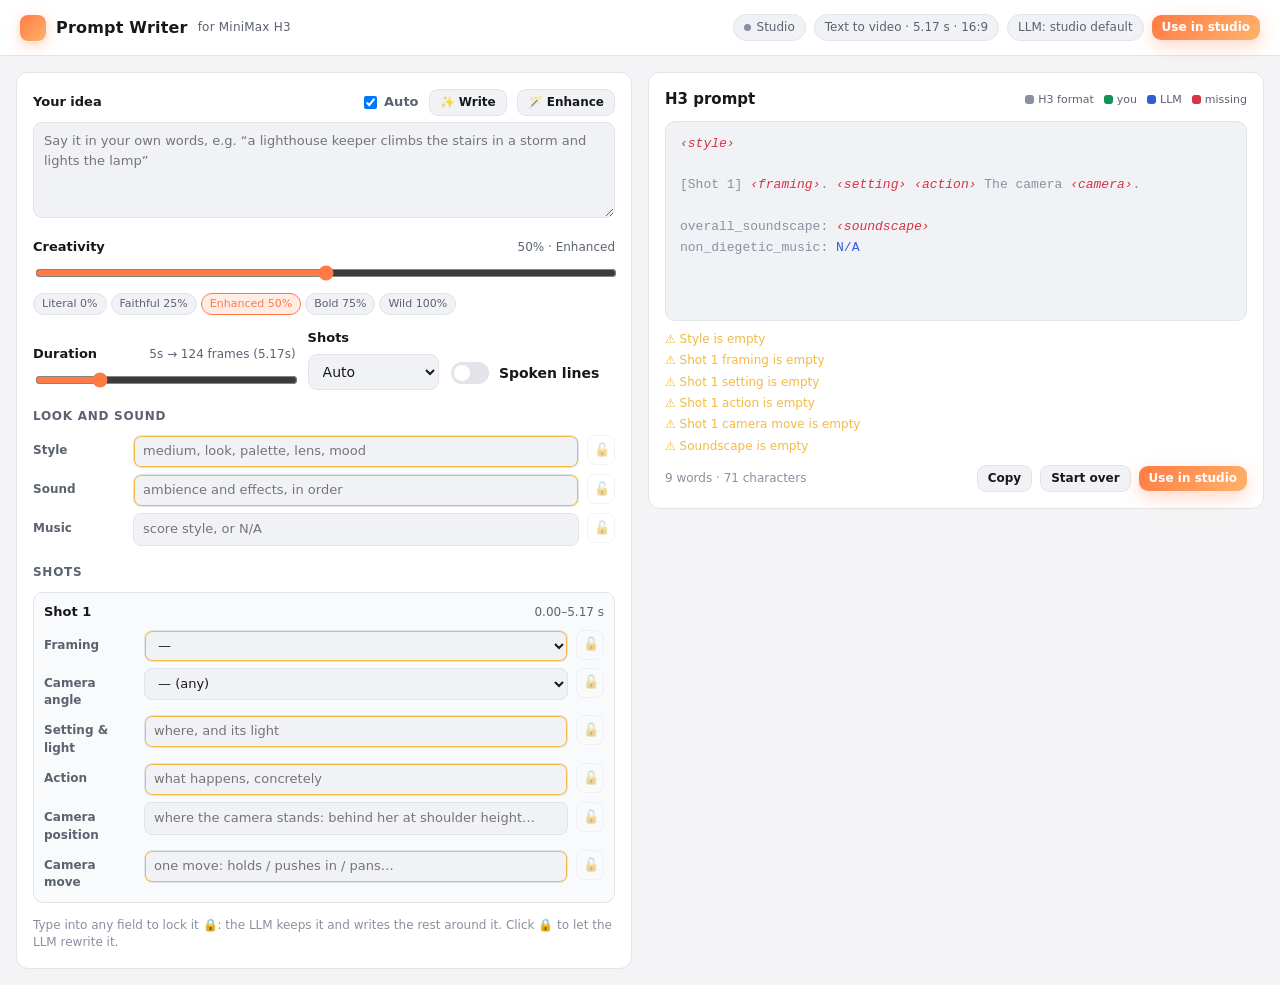
<file: static/writer.html>
<!doctype html>
<html lang="en">
<head>
  <meta charset="utf-8">
  <meta name="viewport" content="width=device-width, initial-scale=1">
  <title>Prompt Writer · Bob Studio</title>
  <link rel="icon" href="data:image/svg+xml,<svg xmlns='http://www.w3.org/2000/svg' viewBox='0 0 32 32'><rect width='32' height='32' rx='8' fill='%23ff7a45'/><path d='M9 22l3-1 10-10-2-2-10 10z' fill='white'/></svg>">
  <link rel="stylesheet" href="/static/styles.css">
  <link rel="stylesheet" href="/static/writer.css">
</head>
<body class="writer">
  <header class="topbar">
    <div class="brand"><span class="logo"></span>Prompt Writer <small>for MiniMax H3</small></div>
    <div class="status">
      <span class="chip" id="w-link"><i></i>Studio</span>
      <span class="chip muted" id="w-mode">—</span>
      <span class="chip muted" id="w-llm">LLM</span>
      <button class="btn primary sm" id="w-use" title="Put this prompt into the studio's prompt box">Use in studio</button>
    </div>
  </header>

  <main class="w-layout">
    <!-- ------------------------------------------------------------ input -->
    <section class="panel w-input" aria-label="Your input">
      <div class="w-unsupported" id="w-unsupported" hidden>
        The prompt writer is for the H3 engines. In the studio, pick <b>MiniMax H3</b>, <b>H3 Reference</b>,
        <b>H3 still</b> or <b>H3 sound</b>.
      </div>

      <div class="field">
        <div class="label-row">
          <label for="w-idea">Your idea</label>
          <span class="label-actions">
            <label class="mini-toggle" title="Rewrite the prompt a moment after you stop typing">
              <input type="checkbox" id="w-auto" checked> Auto
            </label>
            <button type="button" class="btn sm" id="w-write" title="Write the shot list from your idea at the creativity below">✨ Write</button>
            <button type="button" class="btn sm" id="w-enhance" title="Improve the fields as they are now (locked ones stay as written) at the creativity below">🪄 Enhance</button>
          </span>
        </div>
        <textarea id="w-idea" rows="4" placeholder="Say it in your own words, e.g. “a lighthouse keeper climbs the stairs in a storm and lights the lamp”"></textarea>
        <p class="hint" id="w-status"></p>
      </div>

      <div class="field w-creat" id="w-creat-field">
        <div class="label-row"><label for="w-creativity">Creativity</label><span class="val" id="w-creativity-val"></span></div>
        <input type="range" id="w-creativity" min="0" max="100" step="5" value="50"
          title="How far the LLM may go beyond your idea, for ✨ Write and 🪄 Enhance">
        <div class="w-creat-presets" role="group" aria-label="Creativity presets">
          <button type="button" data-creat="0">Literal 0%</button><button type="button" data-creat="25">Faithful 25%</button>
          <button type="button" data-creat="50">Enhanced 50%</button><button type="button" data-creat="75">Bold 75%</button>
          <button type="button" data-creat="100">Wild 100%</button></div>
      </div>

      <div class="w-controls">
        <div class="field w-dur" id="w-dur-field">
          <div class="label-row"><label for="w-seconds">Duration</label><span class="val" id="w-seconds-val"></span></div>
          <input type="range" id="w-seconds" min="2" max="15" step="0.5" value="5">
        </div>
        <div class="field" id="w-shots-field">
          <label for="w-shots">Shots</label>
          <select id="w-shots">
            <option value="">Auto</option><option>1</option><option>2</option><option>3</option><option>4</option><option>5</option>
          </select>
        </div>
        <div class="field toggle-row" id="w-dialogue-field">
          <label class="switch"><input type="checkbox" id="w-dialogue"><span></span></label>
          <div><strong>Spoken lines</strong></div>
        </div>
      </div>

      <div class="w-pictures" id="w-pictures" hidden></div>

      <h3 class="w-h">Look and sound</h3>
      <div id="w-globals"></div>

      <h3 class="w-h" id="w-shots-h">Shots</h3>
      <div id="w-shotlist"></div>
      <p class="hint">Type into any field to lock it 🔒: the LLM keeps it and writes the rest around it. Click 🔒 to let the LLM rewrite it.</p>
    </section>

    <!-- ------------------------------------------------------------ output -->
    <section class="panel w-output" aria-label="H3 prompt">
      <div class="w-out-head">
        <h2>H3 prompt</h2>
        <div class="legend">
          <span class="lg tpl">H3 format</span><span class="lg user">you</span><span class="lg llm">LLM</span><span class="lg hole">missing</span>
        </div>
      </div>
      <pre class="w-prompt" id="w-prompt" aria-live="polite"></pre>
      <ul class="w-warnings" id="w-warnings"></ul>
      <div class="w-out-actions">
        <span class="hint" id="w-count"></span>
        <button class="btn sm" id="w-copy">Copy</button>
        <button class="btn sm" id="w-clear" title="Clear every field the LLM wrote and every lock">Start over</button>
        <button class="btn primary sm" id="w-use2">Use in studio</button>
      </div>
    </section>
  </main>

  <script src="/static/h3prompt.js"></script>
  <script src="/static/writer.js"></script>
</body>
</html>
</file>
<file: static/styles.css>
:root {
  --bg: #0e0f12;
  --panel: #16181d;
  --panel-2: #1d2027;
  --line: #2a2e37;
  --text: #e9eaee;
  --muted: #9097a5;
  --faint: #6b7280;
  --accent: #ff7a45;
  --accent-2: #ffb36b;
  --accent-ink: #1a0d06;
  --ok: #3ccf8e;
  --warn: #f5b942;
  --bad: #ff5d6c;
  --video: #7aa2ff;
  --image: #c38bff;
  --audio: #3ccfc0;
  --radius: 12px;
  --shadow: 0 10px 30px rgba(0, 0, 0, .35);
  color-scheme: dark;
}
@media (prefers-color-scheme: light) {
  :root:not([data-theme]), :root[data-theme="system"] {
    --bg: #f4f4f6; --panel: #ffffff; --panel-2: #f1f2f5; --line: #e2e4ea;
    --text: #17181c; --muted: #5b6270; --faint: #8a90a0; --accent-ink: #fff;
    --shadow: 0 10px 30px rgba(20, 20, 40, .08);
    color-scheme: light;
  }
}

* { box-sizing: border-box; }
html, body { margin: 0; height: 100%; }
body {
  background: var(--bg); color: var(--text);
  font: 14px/1.45 Inter, "Segoe UI", system-ui, -apple-system, sans-serif;
}
button, input, select, textarea { font: inherit; color: inherit; }
[hidden] { display: none !important; }

/* ---------------------------------------------------------------- top bar */
.topbar {
  height: 56px; display: flex; align-items: center; justify-content: space-between;
  padding: 0 20px; border-bottom: 1px solid var(--line); background: var(--panel);
  position: sticky; top: 0; z-index: 5;
}
.brand { display: flex; align-items: center; gap: 10px; font-weight: 700; font-size: 16px; letter-spacing: .2px; }
.brand small { font-weight: 500; color: var(--muted); font-size: 12px; }
.logo {
  width: 26px; height: 26px; border-radius: 8px;
  background: linear-gradient(135deg, var(--accent), var(--accent-2));
  box-shadow: 0 0 0 1px rgba(255,255,255,.06), 0 4px 14px color-mix(in srgb, var(--accent) 35%, transparent);
}
.status { display: flex; align-items: center; gap: 8px; flex-wrap: wrap; justify-content: flex-end; }
.chip {
  display: inline-flex; align-items: center; gap: 6px; padding: 4px 10px; border-radius: 99px;
  background: var(--panel-2); border: 1px solid var(--line); font-size: 12px; color: var(--muted); white-space: nowrap;
}
.chip i { width: 7px; height: 7px; border-radius: 50%; background: var(--faint); }
.chip.ok i { background: var(--ok); box-shadow: 0 0 8px var(--ok); }
.chip.bad i { background: var(--bad); }
.chip.bad { color: var(--bad); }

/* ---------------------------------------------------------------- layout */
.layout {
  display: grid; grid-template-columns: 400px minmax(0, 1fr); gap: 16px;
  padding: 16px; height: calc(100vh - 56px);
}
.panel { background: var(--panel); border: 1px solid var(--line); border-radius: var(--radius); min-height: 0; }
.create { display: flex; flex-direction: column; overflow: auto; }
.stage { display: flex; flex-direction: column; overflow: auto; padding: 16px; gap: 14px; }

@media (max-width: 900px) {
  .layout { grid-template-columns: 1fr; height: auto; padding: 12px 16px; }
  .create, .stage { overflow: visible; }
  .topbar { height: auto; padding: 10px 16px; flex-wrap: wrap; gap: 8px; }
}

/* ---------------------------------------------------------------- tabs / segmented */
.tabs { display: grid; grid-template-columns: repeat(3, 1fr); border-bottom: 1px solid var(--line); position: sticky; top: 0; background: var(--panel); z-index: 2; }
.tabs button {
  background: none; border: 0; padding: 14px 0 12px; cursor: pointer; color: var(--muted); font-weight: 600;
  border-bottom: 2px solid transparent;
}
.tabs button.active { color: var(--text); border-bottom-color: var(--accent); }
.tabs button:hover { color: var(--text); }

.seg { display: inline-flex; background: var(--panel-2); border: 1px solid var(--line); border-radius: 10px; padding: 3px; gap: 2px; flex-wrap: wrap; }
.seg button {
  background: none; border: 0; border-radius: 7px; padding: 6px 12px; cursor: pointer; color: var(--muted); font-weight: 500;
}
.seg button.active { background: var(--panel); color: var(--text); box-shadow: 0 1px 3px rgba(0,0,0,.25); }
.seg button:disabled { opacity: .45; cursor: not-allowed; }
.seg.sm button { padding: 4px 10px; font-size: 12px; }
#engine-seg { display: flex; }
#engine-seg button { flex: 1; }

/* ---------------------------------------------------------------- form */
form { padding: 16px; display: flex; flex-direction: column; gap: 14px; }
.field { display: flex; flex-direction: column; gap: 6px; min-width: 0; }
.field > label, .label-row label { font-weight: 600; font-size: 13px; }
.opt { color: var(--faint); font-weight: 400; font-size: 12px; }
.label-row { display: flex; justify-content: space-between; align-items: baseline; }
.label-actions { display: flex; gap: 12px; }
.val { color: var(--muted); font-size: 12px; font-variant-numeric: tabular-nums; }
.row2 { display: grid; grid-template-columns: 1fr 1fr; gap: 12px; }
.hint { margin: 0; color: var(--faint); font-size: 12px; }
.hint.inline { display: inline; }
.hint.dims { margin-top: -6px; font-variant-numeric: tabular-nums; }

input[type=number], input[type=url], select, textarea {
  width: 100%; background: var(--panel-2); border: 1px solid var(--line); border-radius: 9px; padding: 8px 10px; outline: none;
}
textarea { resize: vertical; min-height: 80px; line-height: 1.5; font-size: 13px; }
input:focus, select:focus, textarea:focus { border-color: var(--accent); box-shadow: 0 0 0 3px color-mix(in srgb, var(--accent) 18%, transparent); }
input[type=range] { width: 100%; accent-color: var(--accent); }

.link { background: none; border: 0; color: var(--accent); cursor: pointer; padding: 0; font-size: 12px; font-weight: 600; }
.link:hover { text-decoration: underline; }
.link.danger-link { color: var(--bad); }

/* Prompt step: tags row, live model view, catalog, presets */
.prompt-bar { display: flex; flex-wrap: wrap; align-items: center; gap: 6px 10px; margin: 4px 0 6px; font-size: 12px; }
.pb-group { display: flex; flex-wrap: wrap; align-items: center; gap: 6px; }
.pb-group + .pb-group { padding-left: 10px; border-left: 1px solid var(--line); }
.pb-ref { position: relative; width: 34px; height: 34px; padding: 0; border: 1px solid var(--line); border-radius: 7px; overflow: hidden; background: var(--panel-2); cursor: pointer; }
.pb-ref img { width: 100%; height: 100%; object-fit: cover; display: block; }
.pb-ref span { position: absolute; right: 1px; bottom: 1px; font-size: 10px; font-weight: 700; line-height: 1; padding: 1px 3px; border-radius: 4px; background: rgba(0,0,0,.72); color: #fff; }
.pb-ref:hover, .pb-ref:focus-visible { border-color: var(--accent); }
.pb-chip { border: 1px solid var(--line); border-radius: 999px; background: var(--panel-2); color: var(--text); font: inherit; padding: 2px 8px; cursor: pointer; }
.pb-chip:hover { border-color: var(--accent); }
.pb-hint { color: var(--faint); }
.ps-item { display: flex; align-items: center; gap: 8px; padding: 6px 4px; border-bottom: 1px solid var(--line); }
.ps-text { flex: 1; min-width: 0; display: flex; flex-direction: column; }
.ps-text small { color: var(--muted); overflow: hidden; text-overflow: ellipsis; white-space: nowrap; }
.pl-fixing { margin: 0 0 4px; color: var(--muted); font-size: 12px; }
.prompt-mode { margin-bottom: 10px; }
.step.writer-mode .prompt-field > :not(.writer-status):not(.writer) { display: none; }
.prompt-writer { margin-bottom: 10px; }
.prompt-writer[hidden] { display: none; }
.pw-head { display: flex; align-items: center; gap: 8px; justify-content: space-between; flex-wrap: wrap; margin-bottom: 6px; font-size: 12px; }
.pw-dur { color: var(--muted); }
.pw-dur.warn { color: var(--warn); }
#prompt-writer-frame { display: block; width: 100%; height: max(520px, calc(100vh - 300px)); border: 1px solid var(--line); border-radius: 10px; background: var(--bg); }
.pt-chip { display: inline-flex; border: 1px solid var(--line); border-radius: 999px; overflow: hidden; background: var(--panel-2); }
.pt-chip button { border: 0; background: none; color: var(--text); font: inherit; padding: 2px 8px; cursor: pointer; max-width: 200px; overflow: hidden; text-overflow: ellipsis; white-space: nowrap; }
.pt-chip .pt-ins { color: var(--accent); font-family: ui-monospace, monospace; border-right: 1px solid var(--line); }
.pt-chip button:hover { background: color-mix(in srgb, var(--accent) 14%, transparent); }
.prompt-live { margin-top: 8px; border: 1px solid var(--line); border-radius: 10px; background: var(--panel-2); padding: 8px 10px; font-size: 12.5px; }
.pl-head { display: flex; align-items: center; gap: 10px; flex-wrap: wrap; }
.pl-head .pl-rw { padding: 2px 10px; }
.pl-creat { display: flex; align-items: center; gap: 8px; margin-top: 6px; font-size: 12px; color: var(--muted); }
.pl-creat input[type=range] { flex: 1 1 auto; min-width: 80px; }
.pl-creat-val { flex: none; min-width: 92px; text-align: right; font-variant-numeric: tabular-nums; color: var(--text); }
.pl-model { font-weight: 700; color: var(--accent); }
.pl-count { color: var(--muted); }
.pl-gap { flex: 1; }
.pl-llm { font-size: 11.5px; padding: 1px 4px; max-width: 220px; }
.pl-tg { display: inline-flex; align-items: center; gap: 4px; color: var(--muted); cursor: pointer; white-space: nowrap; }
.pl-notes { list-style: none; margin: 6px 0 0; padding: 0; display: flex; flex-direction: column; gap: 2px; }
.pl-notes li { color: var(--muted); }
.pl-notes .pl-warn, .pl-sug .pl-warn { color: var(--warn); }
.pl-notes .pl-fix { color: var(--ok); }
.pl-sug { margin-top: 8px; border: 1px solid color-mix(in srgb, var(--accent) 45%, var(--line)); border-radius: 8px; padding: 8px 10px;
  background: color-mix(in srgb, var(--accent) 6%, var(--panel)); }
.pl-sug.busy { border-style: dashed; }
.pl-sug.busy .pl-sug-head { animation: plPulse 1.2s ease-in-out infinite; }
html[data-motion="reduce"] .pl-sug.busy .pl-sug-head { animation: none; }
@media (prefers-reduced-motion: reduce) { .pl-sug.busy .pl-sug-head { animation: none; } }
@keyframes plPulse { 50% { opacity: .55; } }
.pl-sug.err { border-color: color-mix(in srgb, var(--bad) 50%, var(--line)); }
.pl-sug-head { display: flex; align-items: center; gap: 8px; font-weight: 600; margin-bottom: 4px; }
.pl-keys { margin-left: auto; font-weight: 400; color: var(--muted); }
.pl-keys kbd, .pl-sug kbd { border: 1px solid var(--line); border-bottom-width: 2px; border-radius: 4px; padding: 0 4px; font: 11px ui-monospace, monospace; background: var(--panel); }
.pl-sug-text { white-space: pre-wrap; line-height: 1.45; max-height: 260px; overflow: auto; }
.pl-sug-actions { display: flex; gap: 6px; margin-top: 8px; }
.pl-paused { margin: 6px 0 0; color: var(--muted); }
.pl-final { margin-top: 6px; }
.pl-final summary { cursor: pointer; color: var(--muted); }
.pl-final-text { white-space: pre-wrap; margin-top: 4px; padding: 6px 8px; border-radius: 6px; background: var(--panel); border: 1px solid var(--line); max-height: 200px; overflow: auto; }
.pc { display: grid; grid-template-columns: minmax(220px, 300px) 1fr; height: 100%; min-height: 0; }
.pc-side { display: flex; flex-direction: column; border-right: 1px solid var(--line); min-height: 0; }
.pc-tools { display: flex; flex-direction: column; gap: 6px; padding: 8px; border-bottom: 1px solid var(--line); }
.pc-tools input { width: 100%; }
.pc-list { flex: 1; overflow: auto; padding: 4px; min-height: 0; }
.pc-group { font-size: 11px; text-transform: uppercase; letter-spacing: .04em; color: var(--muted); padding: 8px 6px 4px; }
.pc-item { display: flex; flex-direction: column; align-items: flex-start; gap: 2px; width: 100%; text-align: left; border: 1px solid transparent; border-radius: 8px;
  background: none; color: var(--text); padding: 6px 8px; cursor: pointer; font: inherit; }
.pc-item small { color: var(--muted); overflow: hidden; text-overflow: ellipsis; white-space: nowrap; max-width: 100%; }
.pc-item:hover { background: var(--panel-2); }
.pc-item.on { border-color: var(--accent); background: color-mix(in srgb, var(--accent) 10%, transparent); }
.pc-import { margin: 6px 8px 8px; align-self: flex-start; }
.pc-main { overflow: auto; padding: 12px 16px; min-width: 0; }
.pc-main h3 { margin: 0 0 2px; }
.pc-text { white-space: pre-wrap; font: inherit; line-height: 1.45; background: var(--panel-2); border: 1px solid var(--line); border-radius: 8px; padding: 10px; }
.pc-tags { padding-left: 18px; }
.pc-empty { padding: 12px; }
@media (max-width: 640px) { .pc { grid-template-columns: 1fr; } .pc-side { border-right: 0; border-bottom: 1px solid var(--line); max-height: 45%; } }
.pp { display: flex; flex-direction: column; height: 100%; min-height: 0; }
.pp-q { margin: 8px; }
.pp-list { flex: 1; overflow: auto; padding: 0 8px 8px; min-height: 0; }
.pp-cat summary { display: flex; align-items: center; gap: 8px; padding: 5px 4px; cursor: pointer; font-weight: 600; }
.pp-cat summary span { flex: 1; }
.pp-items { display: flex; flex-wrap: wrap; gap: 4px 12px; padding: 2px 4px 8px 16px; }
.pp-items label { display: inline-flex; align-items: center; gap: 4px; cursor: pointer; }
.lora-fit p { margin: 0 0 10px; }
.lora-fit-list { list-style: none; padding: 0; margin: 0 0 10px; display: flex; flex-direction: column; gap: 6px; }
.lora-fit-list li { display: flex; align-items: center; gap: 8px; padding: 6px 8px; border: 1px solid var(--line); border-radius: 8px; background: var(--panel-2); min-width: 0; }
.lora-fit-list .lf-txt { flex: 1; min-width: 0; display: flex; flex-direction: column; }
.lora-fit-list .lf-txt b { overflow: hidden; text-overflow: ellipsis; white-space: nowrap; }
.lora-fit-list small { color: var(--muted); font-size: 11.5px; }
.lora-fit { overflow-x: hidden; }

.tips {
  background: var(--panel-2); border: 1px solid var(--line); border-radius: 9px; padding: 10px 12px; font-size: 12px; color: var(--muted);
}
.tips ul { margin: 0; padding-left: 18px; }
.tips code { color: var(--text); }

.btn {
  border: 1px solid var(--line); background: var(--panel-2); border-radius: 9px; padding: 8px 14px; cursor: pointer; font-weight: 600;
}
.btn:hover { border-color: var(--faint); }
a.btn { color: var(--text); text-decoration: none; display: inline-flex; align-items: center; }
.btn.ghost { background: transparent; }
.btn.sm { padding: 4px 10px; font-size: 12px; }
.btn.primary {
  background: linear-gradient(135deg, var(--accent), var(--accent-2)); color: var(--accent-ink); border: 0;
  box-shadow: 0 6px 18px color-mix(in srgb, var(--accent) 30%, transparent);
}
.btn.primary:hover { filter: brightness(1.06); }
.btn.primary:disabled { opacity: .5; cursor: not-allowed; box-shadow: none; }
.btn.big { padding: 12px; font-size: 15px; }
.btn.danger:hover { border-color: var(--bad); color: var(--bad); }
.error { color: var(--bad); margin: 0; font-size: 13px; min-height: 1em; white-space: pre-wrap; }

.toggle-row { flex-direction: row; align-items: center; gap: 10px; }
.switch { position: relative; width: 38px; height: 22px; flex: none; }
.switch input { opacity: 0; width: 0; height: 0; position: absolute; }
.switch span { position: absolute; inset: 0; background: var(--line); border-radius: 99px; transition: .15s; cursor: pointer; }
.switch span::after { content: ""; position: absolute; width: 16px; height: 16px; top: 3px; left: 3px; border-radius: 50%; background: #fff; transition: .15s; }
.switch input:checked + span { background: var(--accent); }
.switch input:checked + span::after { transform: translateX(16px); }
.switch input:focus-visible + span { box-shadow: 0 0 0 3px color-mix(in srgb, var(--accent) 30%, transparent); }

.seed { display: flex; gap: 6px; }

details.advanced { border: 1px solid var(--line); border-radius: 10px; padding: 0 12px; }
details.advanced[open] { padding-bottom: 12px; }
details.advanced summary { cursor: pointer; padding: 10px 0; font-weight: 600; font-size: 13px; color: var(--muted); }
details.advanced .field + .field, details.advanced .row2 + .field { margin-top: 12px; }

.frames { display: grid; grid-template-columns: 1fr 1fr; gap: 10px; }
.drop {
  position: relative; aspect-ratio: 16/10; border: 1.5px dashed var(--line); border-radius: 10px; background: var(--panel-2);
  display: grid; place-items: center; cursor: pointer; overflow: hidden; outline: none;
}
.drop:hover, .drop:focus-visible, .drop.over { border-color: var(--accent); }
.drop img { position: absolute; inset: 0; width: 100%; height: 100%; object-fit: cover; display: none; }
.drop.has img { display: block; }
.drop.has .drop-label { display: none; }
.drop-label { color: var(--faint); font-size: 12px; }
.drop .x {
  position: absolute; top: 6px; right: 6px; width: 22px; height: 22px; border-radius: 50%; border: 0;
  background: rgba(0,0,0,.6); color: #fff; cursor: pointer; display: none; line-height: 1;
}
.drop.has .x { display: block; }
/* Open as a 3D scene (a keyframe or a reference picture on the Inputs step) */
.drop .s3b, .ref .s3b, .drop .m3b, .ref .m3b {
  position: absolute; border: 0; background: rgba(0,0,0,.6); color: #fff; cursor: pointer; line-height: 1; font-size: 12px;
}
.drop .s3b { top: 6px; right: 34px; width: 24px; height: 22px; border-radius: 7px; display: none; }
.drop.has .s3b { display: block; }
.drop .m3b { top: 6px; right: 62px; width: 24px; height: 22px; border-radius: 7px; display: none; }
.drop.has .m3b { display: block; }
/* a reference card is narrow: 🧊 🏞 ⋯ along the top (its ✨ moves down a row), its label at the bottom */
.ref .s3b { top: 4px; right: 30px; width: 22px; height: 22px; border-radius: 7px; }
.ref .m3b { top: 4px; right: 54px; width: 22px; height: 22px; border-radius: 7px; }
.drop .s3b:hover, .ref .s3b:hover, .drop .s3b:focus-visible, .ref .s3b:focus-visible,
.drop .m3b:hover, .ref .m3b:hover, .drop .m3b:focus-visible, .ref .m3b:focus-visible { background: var(--accent); outline: none; }

.refs { display: grid; grid-template-columns: repeat(auto-fill, minmax(84px, 1fr)); gap: 8px; }
.ref, .ref-add {
  position: relative; aspect-ratio: 1; border-radius: 10px; overflow: hidden; background: var(--panel-2);
}
.ref img { width: 100%; height: 100%; object-fit: cover; display: block; }
.ref .tag {
  position: absolute; left: 4px; bottom: 4px; border: 0; border-radius: 6px; padding: 2px 6px; cursor: pointer;
  background: rgba(0,0,0,.65); color: #fff; font: 600 11px/1.4 inherit;
}
.ref .ref-more {
  position: absolute; top: 4px; right: 4px; width: 24px; height: 22px; border-radius: 7px; border: 0;
  background: rgba(0,0,0,.6); color: #fff; cursor: pointer; line-height: 1; font-size: 15px;
}
.ref .ref-more:hover, .ref .ref-more[aria-expanded="true"], .ref .ref-more:focus-visible { background: var(--accent); outline: none; }
.ref .ref-desc { position: absolute; top: 30px; left: 4px; font-size: 12px; background: rgba(0,0,0,.6); border-radius: 6px; padding: 1px 4px; cursor: help; }
.ref-add {
  border: 1.5px dashed var(--line); display: grid; place-items: center; cursor: pointer; color: var(--faint);
  font-size: 12px; text-align: center; padding: 6px;
}
.ref-add:hover, .ref-add:focus-visible, .ref-add.over { border-color: var(--accent); color: var(--text); outline: none; }

.missing {
  border: 1px solid rgba(245,185,66,.4); background: rgba(245,185,66,.08); border-radius: 10px; padding: 10px 12px; font-size: 12px;
}
.missing strong { color: var(--warn); }
.missing ul { margin: 6px 0; padding-left: 18px; }
.missing code { font-size: 11px; }
.missing a { color: var(--accent); }

/* ---------------------------------------------------------------- queue */
.queue { border-top: 1px solid var(--line); padding: 12px 16px 16px; display: flex; flex-direction: column; gap: 8px; }
.queue:empty { display: none; }
.q-item { display: grid; grid-template-columns: 1fr auto auto; gap: 4px 10px; align-items: center; font-size: 12px; }
.q-item .q-title { white-space: nowrap; overflow: hidden; text-overflow: ellipsis; color: var(--muted); }
.q-item .q-title b { color: var(--text); font-weight: 600; }
.q-item .bar { grid-column: 1 / -1; }

.bar { height: 4px; background: var(--line); border-radius: 99px; overflow: hidden; }
.bar i { display: block; height: 100%; width: 0; background: linear-gradient(90deg, var(--accent), var(--accent-2)); transition: width .3s; }
.bar.indeterminate i { width: 30%; animation: slide 1.2s infinite ease-in-out; }
@keyframes slide { from { transform: translateX(-100%); } to { transform: translateX(350%); } }

/* ---------------------------------------------------------------- viewer */
.viewer {
  position: relative; background: #000; border-radius: 10px; min-height: 280px; height: 56vh; max-height: 640px;
  display: grid; place-items: center; overflow: hidden; flex: none;
}
@media (prefers-color-scheme: light) { .viewer { background: #101114; } }
.viewer video, .viewer img.media { max-width: 100%; max-height: 100%; display: block; }
.viewer audio { width: min(560px, 90%); }
/* Result picture: zoomable (ImageZoom in app.js), scroll bars when it's bigger than the viewer. */
.viewer .zoom-wrap { position: absolute; inset: 0; display: flex; overflow: auto; overscroll-behavior: contain;
  scrollbar-color: #5b606b #15171b; cursor: zoom-in; }
.viewer .zoom-wrap > img.media, .viewer .zoom-wrap > video.media { margin: auto; flex: none; user-select: none; }
.viewer .zoom-wrap.zoomed { cursor: grab; }
.viewer .zoom-wrap.zoomed > img.media { max-width: none; max-height: none; }
.viewer .zoom-wrap.panning { cursor: grabbing; }
.viewer .zoom-wrap.zoomed > video.media { max-width: none; max-height: none; }
/* Zoom: − / Fit or the % (click: Fit ↔ 100%) / +, top right so it never covers a video's own controls. */
.viewer .zoom-ctl { position: absolute; right: 10px; top: 10px; z-index: 3; display: flex; border-radius: 8px; overflow: hidden;
  background: rgba(0, 0, 0, .62); border: 1px solid rgba(255, 255, 255, .14); backdrop-filter: blur(6px); opacity: .55; transition: opacity .15s; }
.viewer:hover .zoom-ctl, .viewer .zoom-ctl:focus-within { opacity: 1; }
.viewer .zoom-ctl button { background: none; border: 0; color: #e9eaee; font: 12px/1 ui-monospace, Consolas, monospace; padding: 6px 9px; cursor: pointer; }
.viewer .zoom-ctl button:hover { background: rgba(255, 255, 255, .12); }
.viewer .zoom-ctl .zc-label { min-width: 64px; border-inline: 1px solid rgba(255, 255, 255, .14); font-variant-numeric: tabular-nums; }
.viewer .zoom-ctl .zc-label[aria-pressed="true"] { color: var(--accent); }
.audio-card { display: flex; flex-direction: column; align-items: center; gap: 18px; color: #cfd3db; width: 100%; }
.wave { display: flex; gap: 4px; align-items: center; height: 80px; }
.wave i { width: 5px; border-radius: 3px; background: linear-gradient(var(--audio), var(--video)); opacity: .85; }
.empty { text-align: center; color: #9aa1ad; padding: 24px; }
.empty h2 { color: #e9eaee; margin: 14px 0 6px; font-size: 20px; }
.empty p { margin: 0; }
.empty-art {
  width: 72px; height: 72px; margin: 0 auto; border-radius: 20px;
  background: conic-gradient(from 200deg, var(--video), var(--image), var(--accent), var(--audio), var(--video));
  filter: blur(.3px); opacity: .9;
}
.live { position: absolute; inset: 0; display: grid; place-items: center; }
.live img { max-width: 100%; max-height: 100%; filter: saturate(.9); }
.live-overlay {
  position: absolute; left: 16px; right: 16px; bottom: 16px; background: rgba(10,10,14,.72); backdrop-filter: blur(8px);
  border-radius: 10px; padding: 10px 12px; color: #e9eaee; font-size: 13px; display: flex; flex-direction: column; gap: 8px;
}
.live-overlay .row { display: flex; justify-content: space-between; gap: 10px; }
.failed-box { color: #ffb3ba; max-width: 680px; padding: 20px; font-size: 13px; white-space: pre-wrap; overflow: auto; max-height: 100%; }

.meta { display: flex; flex-direction: column; gap: 10px; }
.meta .actions { display: flex; flex-wrap: wrap; gap: 8px; }
/* Score (app.js scoreCard) */
.s-good { --sc: #3fb950; } .s-ok { --sc: #d29922; } .s-bad { --sc: #f85149; }
.mb-score { flex: none; border: 1px solid var(--sc, var(--line)); color: var(--sc, var(--text)); background: color-mix(in srgb, var(--sc, transparent) 14%, transparent);
  border-radius: 999px; padding: 1px 8px; font-size: 12px; font-weight: 700; cursor: pointer; font-variant-numeric: tabular-nums; }
.scorecard { border: 1px solid var(--line); border-radius: 8px; padding: 8px 10px; display: grid; gap: 4px; }
.sc-head { display: flex; align-items: center; gap: 10px; }
.sc-overall { font-size: 26px; line-height: 1; color: var(--sc, var(--text)); font-variant-numeric: tabular-nums; min-width: 2ch; }
.sc-row > summary { display: grid; grid-template-columns: 140px 1fr 3ch; gap: 8px; align-items: center; cursor: pointer; font-size: 13px; list-style: none; padding: 2px 0; }
.sc-row > summary::-webkit-details-marker { display: none; }
.sc-bar { height: 6px; border-radius: 3px; background: var(--panel-2); overflow: hidden; }
.sc-bar i { display: block; height: 100%; background: var(--sc, var(--muted)); }
.sc-n { text-align: right; color: var(--sc, var(--muted)); font-variant-numeric: tabular-nums; }
.sc-body { font-size: 12.5px; padding: 2px 0 6px 8px; }
.sc-body ul { margin: 0; padding-left: 4px; list-style: none; display: grid; gap: 3px; }
.sc-body p { margin: 4px 0; }
.sc-y { color: #3fb950; font-weight: 700; } .sc-x { color: #f85149; font-weight: 700; }
.sc-frames { display: flex; gap: 4px; overflow-x: auto; }
/* Words (app.js heardCard; bin.js .b-heard) */
.hd-row { margin: 0; font-size: 12.5px; display: grid; grid-template-columns: 4.5em 1fr; gap: 6px; }
.hd-takes { display: flex; flex-wrap: wrap; align-items: center; gap: 6px; font-size: 12px; }
.hd-takes > .hint { flex-basis: 100%; }
.hd-take { border: 1px solid var(--line); background: var(--panel-2); color: var(--text); border-radius: 999px; padding: 1px 9px; cursor: pointer; font-size: 12px; }
.hd-take.on { border-color: var(--accent); }
.hd-take b { color: var(--sc, var(--text)); font-variant-numeric: tabular-nums; }
.b-heard { position: absolute; top: 4px; left: 4px; font-size: 10px; padding: 0 5px; border-radius: 5px; background: rgba(0,0,0,.7);
  color: var(--sc, #fff); font-weight: 700; font-variant-numeric: tabular-nums; }
.b-heard.best { outline: 1px solid var(--sc, #fff); }
.sc-frames img { height: 54px; border-radius: 4px; border: 1px solid var(--line); }
.meta .facts { display: flex; flex-wrap: wrap; gap: 6px; }
.meta .facts span { background: var(--panel-2); border: 1px solid var(--line); border-radius: 6px; padding: 2px 8px; font-size: 12px; color: var(--muted); font-variant-numeric: tabular-nums; }
.meta .prompt-text {
  font-size: 13px; color: var(--muted); white-space: pre-wrap; max-height: 7.5em; overflow: auto;
  background: var(--panel-2); border-radius: 8px; padding: 8px 10px; border: 1px solid var(--line);
}

/* ---------------------------------------------------------------- gallery */
.gallery-head { display: flex; justify-content: space-between; align-items: center; margin-top: 6px; gap: 10px; flex-wrap: wrap; }
.gallery-head h3 { margin: 0; font-size: 15px; }
.gallery { display: grid; grid-template-columns: repeat(auto-fill, minmax(180px, 1fr)); gap: 12px; }
.day { grid-column: 1 / -1; color: var(--faint); font-size: 12px; font-weight: 600; text-transform: uppercase; letter-spacing: .6px; margin-top: 4px; }
.tile {
  position: relative; display: flex; flex-direction: column; padding: 0; text-align: left; cursor: pointer;
  background: var(--panel-2); border: 1px solid var(--line); border-radius: 10px; overflow: hidden;
}
.tile:hover { border-color: var(--faint); }
.tile.selected { border-color: var(--accent); box-shadow: 0 0 0 2px color-mix(in srgb, var(--accent) 35%, transparent); }
.thumb { aspect-ratio: 16/10; background: #0b0c0f; display: grid; place-items: center; overflow: hidden; position: relative; }
.thumb img, .thumb video { width: 100%; height: 100%; object-fit: cover; }
.thumb .state { color: #aab; font-size: 12px; }
.thumb .state.failed { color: var(--bad); }
.thumb .wave { height: 46px; gap: 3px; }
.thumb .wave i { width: 4px; }
.tile-foot { display: flex; align-items: center; gap: 8px; padding: 8px 10px; min-width: 0; }
.t-prompt { white-space: nowrap; overflow: hidden; text-overflow: ellipsis; font-size: 12px; color: var(--muted); }
.badge { font-size: 10px; font-weight: 700; text-transform: uppercase; letter-spacing: .5px; padding: 2px 6px; border-radius: 5px; flex: none; }
.badge.video { background: rgba(122,162,255,.16); color: var(--video); }
.badge.image { background: rgba(195,139,255,.16); color: var(--image); }
.badge.audio { background: rgba(60,207,192,.16); color: var(--audio); }
.tile .bar { position: absolute; left: 0; right: 0; bottom: 0; height: 3px; border-radius: 0; display: none; }
.tile.busy .bar { display: block; }
.gallery-empty { color: var(--faint); font-size: 13px; padding: 10px 0; grid-column: 1 / -1; }

/* prompt writer */
details.writer { margin-top: 8px; border-top: 1px solid var(--line); }
details.writer summary { cursor: pointer; padding: 8px 0; font-weight: 600; font-size: 12px; color: var(--muted); }
details.writer[open] { padding-bottom: 6px; }
details.writer .field + .field, details.writer .row2 + .field, details.writer .field + .row2 { margin-top: 10px; }
.inline-row { display: flex; gap: 8px; }
.inline-row input { flex: 1; min-width: 0; }
.writer-status { margin-top: 6px; font-size: 12px; color: var(--muted); display: flex; flex-wrap: wrap; gap: 4px 10px; align-items: center; }
.writer-status.busy::before {
  content: ""; width: 10px; height: 10px; border-radius: 50%; border: 2px solid var(--accent); border-right-color: transparent;
  animation: spin .8s linear infinite;
}
.writer-status .warn { color: var(--warn); }
@keyframes spin { to { transform: rotate(360deg); } }

/* system check */
.chip-btn { cursor: pointer; font: inherit; }
.chip-btn:hover { border-color: var(--accent); }
.chip.warn i { background: var(--warn); }
.chip.warn { color: var(--warn); }
.sys-dialog {
  width: min(640px, calc(100vw - 32px)); max-height: calc(100vh - 64px); border: 1px solid var(--line); border-radius: 14px;
  background: var(--panel); color: var(--text); padding: 16px 18px;
}
.sys-dialog::backdrop { background: rgba(0,0,0,.5); }
.sys-head { display: flex; align-items: center; justify-content: space-between; gap: 12px; }
.sys-head h2 { margin: 0; font-size: 16px; }
.sys-actions { display: flex; gap: 6px; }
.sys-list { list-style: none; margin: 10px 0 0; padding: 0; display: grid; gap: 8px; }
.sys-list li { display: grid; grid-template-columns: 52px 1fr; gap: 10px; align-items: start; font-size: 13px; }
.sys-list .badge { font: 700 10px/1 inherit; letter-spacing: .04em; text-align: center; padding: 4px 0; border-radius: 6px; }
.sys-list .ok .badge { background: rgba(61,214,140,.15); color: var(--ok); }
.sys-list .warn .badge { background: rgba(245,185,66,.15); color: var(--warn); }
.sys-list .fail .badge { background: rgba(255,90,90,.15); color: var(--bad); }
.sys-list .info .badge { background: var(--panel-2); color: var(--muted); }
.sys-list b { display: block; }
.sys-list .detail { color: var(--muted); word-break: break-word; }
.sys-list .fix { color: var(--text); margin-top: 2px; }

/* prompt arrives from the writer window */
#prompt.flash { animation: prompt-flash 1.2s ease-out; }
@keyframes prompt-flash { from { box-shadow: 0 0 0 3px rgba(122,162,255,.6); } to { box-shadow: 0 0 0 0 rgba(122,162,255,0); } }

/* gallery tile: kind badge over the cached thumbnail */
.thumb { position: relative; }
.thumb .tile-kind { position: absolute; left: 6px; bottom: 6px; font-size: 10px; padding: 1px 6px; border-radius: 6px; background: rgba(0,0,0,.65); color: #fff; }

/* reference sounds (voice cloning) on the Inputs step */
#f-arefs .aref-switch { display: none; }
#f-arefs.needs-ref .aref-switch { display: block; }
#f-arefs.needs-ref .arefs, #f-arefs.needs-ref .aref-opt { display: none; }
#f-arefs.over { outline: 2px dashed var(--accent); outline-offset: 4px; border-radius: 10px; }
.arefs { display: grid; gap: 6px; }
.aref { display: grid; grid-template-columns: auto minmax(0, 1fr) auto; grid-template-areas: "tag player x" "tag name x"; gap: 2px 8px; align-items: center;
  padding: 6px 8px; border: 1px solid var(--line); border-radius: 10px; background: var(--panel-2); }
.aref .tag { grid-area: tag; border: 1px solid var(--line); border-radius: 6px; padding: 3px 8px; cursor: pointer; background: var(--panel); color: var(--text); font: 600 11px/1.4 inherit; }
.aref .tag:hover { border-color: var(--accent); }
.aref audio { grid-area: player; width: 100%; height: 32px; min-width: 0; }
.aref-name { grid-area: name; font-size: 11px; color: var(--muted); overflow: hidden; text-overflow: ellipsis; white-space: nowrap; }
.aref .ref-more { grid-area: x; width: 30px; height: 30px; border-radius: 8px; border: 1px solid transparent; background: none; color: var(--muted); font-size: 18px; cursor: pointer; }
.aref .ref-more:hover, .aref .ref-more[aria-expanded="true"] { background: var(--panel); border-color: var(--line); color: var(--text); }
/* Inputs › picture view, Describe with AI, Audio tools (reftools.js) */
.rt-view { display: grid; gap: 8px; padding: 12px; height: 100%; box-sizing: border-box; grid-template-rows: minmax(0, 1fr) auto; }
.rt-view img { width: 100%; height: 100%; object-fit: contain; min-height: 0; }
.rt-view .hint { margin: 0; }
.rt-desc { display: grid; gap: 10px; padding: 14px 16px; }
.rt-desc-top { display: grid; grid-template-columns: 120px 1fr; gap: 12px; align-items: start; }
.rt-desc-top img { width: 120px; height: 120px; object-fit: cover; border-radius: 10px; }
.rt-desc-top .hint { margin: 0 0 6px; }
.rt-desc .rt-text { width: 100%; font: 13px/1.55 inherit; }
.rt-audio { display: grid; gap: 10px; padding: 14px 16px; }
.rt-audio > .hint { margin: 0; }
.rt-player { display: flex; gap: 10px; align-items: center; flex-wrap: wrap; }
.rt-player audio { flex: 1; min-width: 220px; height: 36px; }
.rt-tools { display: grid; gap: 6px; }
.rt-row { display: grid; grid-template-columns: auto 1fr; gap: 10px; align-items: center; padding: 8px 10px; border: 1px solid var(--line); border-radius: 10px; background: var(--panel-2); font-size: 13px; cursor: pointer; }
div.rt-row { grid-template-columns: minmax(0, 1fr) 160px 56px; cursor: default; }
.rt-row small { color: var(--muted); }
.rt-row output { font-size: 12px; color: var(--muted); text-align: right; }
.rt-audio .rt-status { margin: 0; }
.aref-add { border: 1px dashed var(--line); border-radius: 10px; background: none; color: var(--muted); padding: 10px; cursor: pointer; font: inherit; font-size: 13px; }
.aref-add:hover { border-color: var(--accent); color: var(--text); }
.check { display: inline-flex; gap: 8px; align-items: center; font-size: 13px; cursor: pointer; }

/* ---------------------------------------------------------------- LoRAs step */
.lora-list { display: grid; gap: 6px; }
.lora-row { display: grid; grid-template-columns: auto auto minmax(0, 1fr) auto auto; gap: 10px; align-items: center; padding: 8px 10px;
  border: 1px solid var(--line); border-radius: 10px; background: var(--panel-2); position: relative; }
.lora-row.dragging { opacity: .45; }
.lora-row.drop-before::before, .lora-row.drop-after::after { content: ""; position: absolute; left: 6px; right: 6px; height: 3px;
  border-radius: 2px; background: var(--accent); pointer-events: none; }
.lora-row.drop-before::before { top: -5px; }
.lora-row.drop-after::after { bottom: -5px; }
.lora-list.reordering, .lora-list.reordering * { cursor: grabbing !important; user-select: none; }
.lora-grip { cursor: grab; color: var(--muted); font-size: 16px; line-height: 1; padding: 4px 2px; user-select: none; touch-action: none; }
.lora-grip:hover { color: var(--text); }
.lora-grip.off { visibility: hidden; }
.lora-name { font-weight: 600; font-size: 13px; overflow-wrap: anywhere; word-break: break-word; }
.lora-dir { font-weight: 400; color: var(--muted); }
.lora-more { font-size: 16px; line-height: 1; }
.lora-details { display: grid; gap: 10px; align-content: start; }
.lora-det-head { display: grid; grid-template-columns: auto minmax(0, 1fr); gap: 14px; align-items: start; }
.lora-det-head .lx-prev img { max-width: 160px; max-height: 160px; border-radius: 8px; display: block; }
.lora-det-name { margin: 0 0 4px; font-size: 14px; overflow-wrap: anywhere; }
.lora-md { width: 100%; border-collapse: collapse; font-size: 12px; table-layout: fixed; }
.lora-md th, .lora-md td { text-align: left; vertical-align: top; padding: 5px 8px; border-bottom: 1px solid var(--line); overflow-wrap: anywhere; }
.lora-md th { width: 34%; color: var(--muted); font-weight: 500; font-family: ui-monospace, Consolas, monospace; }
.lora-md summary { cursor: pointer; color: var(--text); }
.lora-md pre { margin: 6px 0 0; max-height: 320px; overflow: auto; white-space: pre-wrap; font-size: 11.5px; background: var(--panel); padding: 8px; border-radius: 6px; }
.lora-sub { font-size: 11.5px; color: var(--muted); }
.lora-sub .warn, .lx-pane .warn, .lx-badge.warn { color: var(--warn); }
.lora-trig { display: flex; flex-wrap: wrap; gap: 4px; margin-top: 4px; }
.lora-tw, .lx-trig .chip-btn { font-size: 11px; padding: 2px 8px; border-radius: 99px; border: 1px solid var(--line); background: var(--panel); color: var(--text); }
.lora-str { display: inline-flex; align-items: center; gap: 6px; }
.lora-str input[type="number"] { width: 72px; padding: 4px 6px; }
.lora-empty { margin: 0; }
.lx-ico { display: inline-grid; place-items: center; width: 30px; height: 30px; border-radius: 8px; flex: none;
  background: color-mix(in srgb, var(--c) 22%, var(--panel)); color: var(--c); border: 1px solid color-mix(in srgb, var(--c) 45%, transparent);
  font: 700 10.5px/1 system-ui; vertical-align: middle; }
.lx-ico.big { width: 84px; height: 64px; border-radius: 10px; font-size: 16px; }
@media (max-width: 640px) { .lora-row { grid-template-columns: auto auto minmax(0, 1fr) auto; } .lora-str { grid-column: 3 / 4; grid-row: 2; } .lora-more { grid-column: 4; grid-row: 1; } }

/* the LoRA Explorer */
.ex-main.lx-main { grid-template-columns: 210px minmax(0, 1fr) 280px; }
.lx-pane { border-left: 1px solid var(--line); overflow: auto; padding: 12px; display: flex; flex-direction: column; gap: 8px; font-size: 12.5px; }
.lx-pane h4 { margin: 0; font-size: 14px; overflow-wrap: anywhere; }
.lx-prev { display: grid; place-items: center; min-height: 120px; border-radius: 10px; background: var(--panel-2); overflow: hidden; }
.lx-prev img { max-width: 100%; max-height: 220px; display: block; }
.lx-file { margin: 0; color: var(--faint); font: 11px ui-monospace, Consolas, monospace; overflow-wrap: anywhere; }
.lx-dl { display: grid; grid-template-columns: auto 1fr; gap: 3px 10px; margin: 0; }
.lx-dl dt { color: var(--muted); } .lx-dl dd { margin: 0; overflow-wrap: anywhere; }
.lx-dl .ok, .lx-badge.ok { color: var(--ok); }
.lx-sec { font-size: 11px; text-transform: uppercase; letter-spacing: .05em; color: var(--faint); margin-top: 4px; }
.lx-trig { display: flex; flex-wrap: wrap; gap: 4px; }
.lx-desc { margin: 0; color: var(--muted); white-space: pre-wrap; max-height: 160px; overflow: auto; }
.lx-count { margin-left: auto; font-size: 10.5px; color: var(--faint); padding-left: 6px; }
.lx-fit { display: inline-flex; align-items: center; gap: 6px; font-size: 12px; padding: 0 8px; white-space: nowrap; }
.lx-fam { height: 28px; padding: 0 6px; font-size: 12px; width: auto; }
.lx-badge { display: inline-block; font-size: 10px; padding: 1px 6px; border-radius: 99px; border: 1px solid var(--line); color: var(--muted); margin-left: 4px; vertical-align: middle; }
.lx-badge.bad { color: var(--bad); border-color: color-mix(in srgb, var(--bad) 45%, transparent); }
.lx .ex-item.sel, .lx .lx-tile.sel { background: color-mix(in srgb, var(--accent) 20%, transparent); border-color: var(--accent); }
.lx .ex-item.dim, .lx .lx-tile.dim { opacity: .55; }
.lx .ex-item:hover { background: var(--panel-2); }
.lx-grid .ex-big img { max-width: 92px; max-height: 72px; border-radius: 8px; object-fit: cover; }
.lx-folder { font-size: 40px; }
.lx-str { width: 140px; } .lx-strn { width: 64px; height: 30px; padding: 0 6px; }
@media (max-width: 760px) { .ex-main.lx-main { grid-template-columns: minmax(0, 1fr); } .lx-main .ex-nav { display: none; } .lx-pane { border-left: 0; border-top: 1px solid var(--line); max-height: 40vh; } }

/* ---------------------------------------------------------------- Shots step */
.shots-head { display: flex; flex-wrap: wrap; gap: 10px 14px; align-items: center; }
.shots-head .field { margin: 0; }
.shots-autotl { font-size: 12.5px; margin: 0; white-space: nowrap; }
.shots-total { margin-left: auto; font-size: 12px; color: var(--muted); }
.shot-list { display: grid; gap: 6px; }
.shot-tags { display: inline-flex; gap: 4px; margin-left: 8px; font-weight: 400; }
.shot-tags .chip-btn { font-size: 10.5px; padding: 1px 7px; border-radius: 99px; border: 1px solid var(--line); background: var(--panel); color: var(--text); cursor: pointer; }
/* A shot block: grip, thumbnail, summary, ⋯ */
.shot-block { display: grid; grid-template-columns: 14px 56px minmax(0, 1fr) auto; gap: 10px; align-items: center; padding: 8px 8px 8px 6px;
  border: 1px solid var(--line); border-radius: 12px; background: var(--panel-2); position: relative; }
.shot-block:hover { border-color: color-mix(in srgb, var(--accent) 45%, var(--line)); }
.shot-block[draggable="true"] { cursor: grab; }
.shot-block.dragging { opacity: .45; }
.shot-block.drop-before::before, .shot-block.drop-after::after { content: ""; position: absolute; left: 6px; right: 6px; height: 3px; border-radius: 3px; background: var(--accent); }
.shot-block.drop-before::before { top: -5px; }
.shot-block.drop-after::after { bottom: -5px; }
.shot-block.sb-blank { border-style: dashed; }
.sb-grip { color: var(--muted); font-size: 14px; line-height: 1; text-align: center; user-select: none; }
.sb-thumb { width: 56px; height: 40px; border-radius: 7px; overflow: hidden; background: var(--panel); border: 1px solid var(--line); display: grid; place-items: center; cursor: pointer;
  color: var(--muted); font-weight: 700; font-size: 15px; }
.sb-thumb img { width: 100%; height: 100%; object-fit: cover; }
.sb-main { min-width: 0; cursor: pointer; display: grid; gap: 1px; border-radius: 6px; }
.sb-main:focus-visible { outline: 2px solid var(--accent); outline-offset: 2px; }
.sb-top { display: flex; align-items: baseline; gap: 8px; min-width: 0; }
.sb-top b { font-size: 13px; flex: none; }
.sb-title { font-size: 13px; overflow: hidden; text-overflow: ellipsis; white-space: nowrap; min-width: 0; }
.sb-time { font: 11px ui-monospace, Consolas, monospace; color: var(--muted); flex: none; margin-left: auto; }
.sb-badge { font-size: 11px; color: var(--muted); flex: none; }
.sb-meta { font-size: 11.5px; color: var(--muted); overflow: hidden; text-overflow: ellipsis; white-space: nowrap; }
.sb-text { font-size: 12.5px; overflow: hidden; text-overflow: ellipsis; white-space: nowrap; }
.sb-empty { color: var(--muted); font-style: italic; }
.sb-more { width: 30px; height: 30px; border-radius: 8px; border: 1px solid transparent; background: transparent; color: var(--muted); cursor: pointer; font-size: 18px; line-height: 1; }
.sb-more:hover, .sb-more[aria-expanded="true"] { background: var(--panel); border-color: var(--line); color: var(--text); }
.ex-menu button[disabled] { opacity: .4; cursor: default; background: none; }
.shots-idea, .shots-all { border: 1px solid var(--line); border-radius: 12px; padding: 8px 12px; background: var(--panel-2); }
.shots-idea > summary, .shots-all > summary { cursor: pointer; font-size: 13px; font-weight: 600; }
.shots-idea[open] > summary, .shots-all[open] > summary { margin-bottom: 8px; }
.shots-idea textarea { width: 100%; }
.shots-idea-row { display: flex; flex-wrap: wrap; align-items: center; gap: 8px 12px; margin-top: 8px; font-size: 12.5px; }
.shots-idea-row select, .shots-idea-row input[type=number] { width: auto; padding: 3px 6px; }
.shots-idea-row input[type=number] { width: 58px; }
.shots-idea-row input[type=range] { width: 120px; }
.shots-creat-val { font-size: 12px; color: var(--muted); min-width: 90px; }
.shots-idea .hint { margin: 6px 0 0; }
/* Generate step: the prompt as sent, and the live log */
.summary .pv-prompt { margin: 6px 0 0; max-height: 280px; overflow: auto; white-space: pre-wrap; word-break: break-word;
  font: 11.5px/1.55 ui-monospace, Consolas, monospace; background: var(--panel-2); border: 1px solid var(--line); border-radius: 8px; padding: 8px 10px; }
.gen-log { margin-top: 14px; display: grid; gap: 6px; }
.gen-log-head { display: flex; align-items: baseline; gap: 8px; font-size: 12.5px; min-width: 0; }
.gen-log-t { color: var(--muted); overflow: hidden; text-overflow: ellipsis; white-space: nowrap; min-width: 0; flex: 1; }
.gen-log-head .link { flex: none; }
.gen-log .bar { margin-top: 4px; }
.gen-log .act-log { height: 220px; flex: none; font-size: 11.5px; }
.shots-subjects summary { display: flex; align-items: baseline; gap: 6px; }
.shots-subjects .subj-sum { margin-left: auto; font-weight: 400; font-size: 12px; color: var(--muted); }
.shots-subjects .hint { margin: 4px 0 8px; }
.subj-on { display: flex; gap: 6px; align-items: center; font-size: 13px; cursor: pointer; }
.subj-list { display: grid; gap: 8px; }
.subj { display: grid; grid-template-columns: 64px 1fr; gap: 10px; align-items: start; }
.subj img { width: 64px; height: 64px; object-fit: cover; border-radius: 8px; background: var(--panel); }
.subj-main { display: grid; gap: 4px; min-width: 0; }
.subj-h { display: flex; align-items: center; justify-content: space-between; gap: 8px; font-size: 12.5px; }
.subj textarea { width: 100%; font-size: 12.5px; }
.step[data-step="shots"]:not([hidden]) { display: grid; gap: 10px; align-content: start; }
.step[data-step="shots"] > .hint { margin: 0; }

/* The shot's Edit window */
.shot-modal { width: min(1180px, 100%); height: min(860px, 100%); display: flex; flex-direction: column; background: var(--panel); color: var(--text);
  border: 1px solid var(--line); border-radius: 16px; box-shadow: 0 24px 70px rgba(0, 0, 0, .45); overflow: hidden; animation: set-pop .14s ease-out; }
.sm-head { display: flex; align-items: center; gap: 8px; padding: 10px 12px; border-bottom: 1px solid var(--line); }
.sm-head h2 { margin: 0; font-size: 16px; white-space: nowrap; }
.sm-head h2 small { color: var(--muted); font-weight: 400; font-size: 12px; }
.sm-head .set-x:disabled { opacity: .3; cursor: default; }
.sm-title { flex: 1; min-width: 80px; margin-left: 6px; }
.sm-time { font: 12px ui-monospace, Consolas, monospace; color: var(--muted); white-space: nowrap; }
.sm-body { flex: 1; min-height: 0; display: grid; grid-template-columns: minmax(0, 1.5fr) minmax(260px, 1fr); }
.sm-form { overflow: auto; padding: 4px 20px 20px; display: grid; gap: 4px; align-content: start; }
.sm-form section { display: grid; gap: 8px; padding: 10px 0; border-bottom: 1px solid var(--line); }
.sm-form section:last-child { border-bottom: 0; }
.sm-form h3, .sm-side h3 { font-size: 12px; text-transform: uppercase; letter-spacing: .06em; color: var(--muted); margin: 6px 0 0; }
.sm-form h3 .opt, .sm-side h3 .opt { text-transform: none; letter-spacing: 0; font-weight: 400; }
.sm-form .field { margin: 0; gap: 4px; }
.sm-form .field > label { font-size: 12px; }
.sm-form textarea { width: 100%; }
.sm-grid { display: grid; grid-template-columns: repeat(auto-fit, minmax(140px, 1fr)); gap: 8px; }
.sm-over[inert] { opacity: .45; }
.shot-tags .chip-btn.own { border-color: color-mix(in srgb, var(--accent) 45%, var(--line)); }
.shot-tags .chip-btn.add { border-style: dashed; color: var(--muted); }
.sm-syntax { margin: 0; font-size: 11.5px; }
.sm-lbl { font-size: 12px; font-weight: 600; display: flex; align-items: center; flex-wrap: wrap; gap: 4px; }
/* Picture N chips: hover (or focus) shows the picture; clicking it opens the Inputs step. */
.pic-chip { position: relative; display: inline-flex; }
.pic-pop { position: absolute; left: 50%; top: 100%; transform: translateX(-50%); padding-top: 6px; z-index: 5; display: none; }
.pic-chip:hover .pic-pop, .pic-chip:focus-within .pic-pop { display: block; }
.pic-pop button { display: grid; gap: 4px; padding: 5px; border: 1px solid var(--line); border-radius: 10px; background: var(--panel);
  box-shadow: 0 10px 28px rgba(0, 0, 0, .45); cursor: pointer; color: var(--text); font: 11px/1.2 inherit; }
.pic-pop button:hover, .pic-pop button:focus-visible { border-color: var(--accent); outline: none; }
.pic-pop img { width: 150px; height: 150px; object-fit: cover; border-radius: 7px; display: block; background: var(--panel-2); }
.pic-pop span { white-space: nowrap; color: var(--muted); }
.sm-say { display: grid; grid-template-columns: repeat(auto-fit, minmax(120px, 1fr)); gap: 8px; }
.sm-sec { display: flex; align-items: center; gap: 6px; font-size: 12px; color: var(--muted); }
.sm-sec input { width: 80px; }
.sm-check { display: flex; align-items: baseline; gap: 6px; font-size: 13px; cursor: pointer; flex-wrap: wrap; }
.sm-raw { font: 12.5px/1.5 ui-monospace, Consolas, monospace; }
.sm-form section.sm-ai { border: 1px solid color-mix(in srgb, var(--accent) 40%, var(--line)); border-radius: 12px; padding: 10px 12px; margin-top: 10px;
  background: color-mix(in srgb, var(--accent) 6%, var(--panel-2)); }
.sm-ai.busy { opacity: .75; }
.sm-ai-row { display: flex; align-items: center; gap: 8px; flex-wrap: wrap; font-size: 12.5px; }
.sm-ai-row input[data-sf="brief"] { flex: 1; min-width: 200px; }
.sm-ai-row input[type=range] { width: 140px; }
.sm-ai-status { margin-left: auto; color: var(--muted); font-size: 12px; max-width: 100%; overflow: hidden; text-overflow: ellipsis; }
.sm-side { border-left: 1px solid var(--line); background: var(--panel-2); padding: 10px 16px 16px; display: flex; flex-direction: column; gap: 6px; min-height: 0; }
.sm-side .label-row { display: flex; align-items: center; justify-content: space-between; }
.sm-prompt { flex: 1; min-height: 0; overflow: auto; margin: 0; white-space: pre-wrap; word-break: break-word; font: 12px/1.6 ui-monospace, Consolas, monospace;
  background: var(--panel); border: 1px solid var(--line); border-radius: 10px; padding: 10px 12px; }
.sm-side .hint { margin: 0; }
.sm-side-acts { display: inline-flex; gap: 12px; }
.sm-prompt.flash { animation: sm-flash .6s ease-out; }
@keyframes sm-flash { from { border-color: var(--accent); box-shadow: 0 0 0 2px color-mix(in srgb, var(--accent) 35%, transparent); } }
@media (prefers-reduced-motion: reduce) { .sm-prompt.flash { animation: none; } }
.sm-foot { display: flex; align-items: center; gap: 8px; padding: 10px 14px; border-top: 1px solid var(--line); }
.sm-foot .sm-gap { flex: 1; }
.sm-foot .hint { margin: 0; }
.shot-frame.inherited { border-style: dotted; }
.shot-frame em { position: absolute; bottom: 2px; left: 4px; font-size: 10px; font-style: normal; background: #000a; color: #fff; padding: 0 5px; border-radius: 4px; }
@media (max-width: 820px) {
  .sm-body { grid-template-columns: 1fr; overflow: auto; }
  .sm-form { overflow: visible; }
  .sm-side { border-left: 0; border-top: 1px solid var(--line); }
  .sm-prompt { max-height: 260px; }
  .sm-time { display: none; }
}
.shot-frames { display: grid; grid-template-columns: 96px 96px 1fr; gap: 8px; align-items: center; }
.shot-frames .hint { margin: 0; }
.shot-frame { position: relative; height: 60px; border: 1px dashed var(--line); border-radius: 8px; display: grid; place-items: center; cursor: pointer; overflow: hidden;
  font-size: 11px; color: var(--muted); background: var(--panel); }
.shot-frame.over { border-color: var(--accent); }
.shot-frame img { width: 100%; height: 100%; object-fit: cover; }
.shot-frame .x { position: absolute; top: 2px; right: 2px; width: 18px; height: 18px; border-radius: 50%; border: 0; background: #000a; color: #fff; cursor: pointer; line-height: 1; }
.shot-refs { display: flex; flex-wrap: wrap; gap: 8px; align-items: center; font-size: 12px; }
.shot-ref { display: inline-flex; align-items: center; gap: 4px; cursor: pointer; }
.shot-ref img { width: 36px; height: 36px; object-fit: cover; border-radius: 6px; }
.shot-add { border: 1px dashed var(--line); border-radius: 12px; background: none; color: var(--muted); padding: 12px; cursor: pointer; font: inherit; }
.shot-add:hover { border-color: var(--accent); color: var(--text); }
.shots-preview pre { white-space: pre-wrap; word-break: break-word; font: 12px/1.55 ui-monospace, Consolas, monospace; background: var(--panel-2);
  border: 1px solid var(--line); border-radius: 10px; padding: 10px 12px; max-height: 320px; overflow: auto; margin: 6px 0 0; }
#shots-hint .warn { color: var(--warn); display: block; margin-top: 4px; }
.shots-banner { margin: 0 0 10px; padding: 8px 12px; border-radius: 10px; border: 1px solid color-mix(in srgb, var(--accent) 45%, transparent);
  background: color-mix(in srgb, var(--accent) 10%, transparent); font-size: 13px; }
@media (max-width: 640px) { .shot-frames { grid-template-columns: 1fr 1fr; } .shot-frames .hint { grid-column: 1 / -1; } }
.lx-title { margin: -4px 0 0; color: var(--muted); font-size: 12px; }

/* ---------------------------------------------------------------- Enhance */
.enh { display: grid; gap: 10px; padding: 14px 16px; }
.enh-step { border: 1px solid var(--line); border-radius: 10px; padding: 10px 12px; display: grid; gap: 8px; background: var(--panel-2); }
.enh-step.off { opacity: .55; }
.enh-step > label.check { font-weight: 600; }
.enh-step .hint { margin: 0; }
.enh-opts { display: grid; grid-template-columns: repeat(auto-fit, minmax(160px, 1fr)); gap: 8px 12px; }
.enh-opts .field { margin: 0; gap: 3px; }
.enh-opts label { font-size: 12px; color: var(--muted); }
.enh-up { display: flex; flex-wrap: wrap; gap: 6px 16px; }
.enh-sum { font-size: 12.5px; color: var(--muted); }
.enh-sum b { color: var(--text); }
/* Settings › Post-Processing */
details.post-proc { margin-top: 12px; }
details.post-proc summary { display: flex; align-items: center; gap: 8px; }
.pp-sum { margin-left: auto; font-weight: 400; font-size: 12px; color: var(--muted); }
details.post-proc > .hint { margin: 0 0 10px; }
#pp-body { display: grid; gap: 8px; }
.pp-step { border: 1px solid var(--line); border-radius: 10px; padding: 10px 12px; display: grid; gap: 6px; background: var(--panel-2); }
.pp-step.na { opacity: .6; }
.pp-step .hint { margin: 0; }
.pp-head { display: flex; align-items: center; gap: 10px; justify-content: space-between; }
.pp-head label { font-weight: 600; font-size: 13px; color: var(--text); }
.pp-head select { width: auto; min-width: 150px; }
#enhance-after-hint { margin: 10px 0 0; }
.enh-after-row select { width: auto; }

/* ---------------------------------------------------------------- Duplicate project */
.dp-parts { display: grid; gap: 6px; }
.dp-parts .check { font-size: 13px; line-height: 1.35; }

/* ---------------------------------------------------------------- Angles */
.ang { display: grid; gap: 12px; padding: 14px 16px; }
.ang-top { display: flex; gap: 14px; align-items: flex-start; }
.ang-ref { width: 112px; height: 112px; object-fit: cover; border-radius: 8px; border: 1px solid var(--line); flex: none; }
.ang-intro { display: grid; gap: 8px; }
.ang-intro .hint { margin: 0; }
.ang-presets { display: flex; flex-wrap: wrap; gap: 6px; }
.ang-grid { display: grid; grid-template-columns: max-content repeat(8, minmax(44px, 1fr)); gap: 4px; align-items: center;
  overflow-x: auto; border: 1px solid var(--line); border-radius: 10px; padding: 8px; background: var(--panel-2); }
.ang-h { font-size: 11px; color: var(--muted); text-align: center; line-height: 1.2; }
.ang-v { font-size: 12px; color: var(--muted); padding-right: 6px; white-space: nowrap; }
.ang-cell { display: flex; justify-content: center; align-items: center; height: 30px; border-radius: 6px; cursor: pointer; }
.ang-cell:hover { background: var(--line); }
.ang-cell input { width: 18px; height: 18px; cursor: pointer; }
.ang-row { display: flex; gap: 12px; align-items: flex-end; flex-wrap: wrap; }
.ang-row .field { margin: 0; }
.ang-row .grow { flex: 1; min-width: 220px; }
.ang-row select { width: auto; }
.ang .radios { display: flex; flex-wrap: wrap; gap: 6px 12px; align-items: center; }
.ang #ang-pname { width: auto; flex: 1; min-width: 200px; }
.ang-sum { font-size: 12.5px; color: var(--muted); margin: 0; }
.ang-sum b { color: var(--text); }

/* Animate objects (static/motion.js) */
.mo { display: grid; grid-template-columns: minmax(0, 1fr) 300px; gap: 12px; height: 100%; min-height: 0; }
.mo-stage { display: grid; grid-template-rows: minmax(0, 1fr) auto; gap: 8px; min-height: 0; }
.mo-canvas { width: 100%; height: 100%; min-height: 240px; background: var(--bg-2, #111); border-radius: 8px; cursor: grab; touch-action: none; }
.mo-transport { display: flex; align-items: center; gap: 10px; }
.mo-scrub { flex: 1; }
.mo-time { font-variant-numeric: tabular-nums; font-size: 12px; color: var(--muted); min-width: 110px; text-align: right; }
.mo-side { overflow: auto; display: grid; gap: 14px; align-content: start; padding-right: 4px; }
.mo-side h3 { margin: 0 0 6px; font-size: 13px; }
.mo-side section > .hint { margin: 0 0 6px; }
.mo-find { display: flex; gap: 6px; }
.mo-find input { flex: 1; min-width: 0; }
.mo-pick.on { outline: 2px solid var(--accent); }
.mo-layers { list-style: none; margin: 8px 0 0; padding: 0; display: grid; gap: 4px; }
.mo-layers li { display: flex; align-items: center; gap: 8px; padding: 5px 8px; border-radius: 6px; border: 1px solid var(--line); cursor: pointer; }
.mo-layers li.sel { border-color: var(--accent); background: color-mix(in srgb, var(--accent) 12%, transparent); }
.mo-layers li.mo-none { cursor: default; color: var(--muted); font-size: 12.5px; border-style: dashed; }
.mo-sw { width: 12px; height: 12px; border-radius: 3px; flex: none; }
.mo-name { flex: 1; min-width: 0; overflow: hidden; text-overflow: ellipsis; white-space: nowrap; }
.mo-k { font-size: 11.5px; color: var(--muted); }
.mo-row { display: flex; align-items: center; gap: 8px; flex-wrap: wrap; }
.mo-keys { display: flex; flex-wrap: wrap; gap: 4px; align-items: center; margin-bottom: 8px; }
.mo-keys .chip-btn.on { outline: 2px solid var(--accent); }
.mo-keys .s3-ease, .mo-keys .s3-ease-h { flex-basis: 100%; margin: 4px 0 0; }
.mo-keys .s3-ease select { width: 100%; }
.mo-foot-st { margin-right: auto; }
@media (max-width: 760px) { .mo { grid-template-columns: 1fr; } }

/* Track an object (static/tracker.js) */
.tr { display: grid; grid-template-columns: minmax(0, 1fr) 300px; gap: 12px; height: 100%; min-height: 0; }
.tr-stage { display: grid; grid-template-rows: minmax(0, 1fr) auto; gap: 8px; min-height: 0; }
.tr-box { position: relative; min-height: 220px; background: var(--bg-2, #111); border-radius: 8px; overflow: hidden; }
.tr-video, .tr-canvas { position: absolute; inset: 0; width: 100%; height: 100%; object-fit: contain; }
.tr-canvas { cursor: crosshair; touch-action: none; }
.tr-scrub { flex: 1; }
.mo-track select { flex: 1; min-width: 0; }
@media (max-width: 760px) { .tr { grid-template-columns: 1fr; } }

/* a shot's objects in motion (Shots › Edit) */
.sm-mo { display: flex; gap: 10px; align-items: flex-start; }
.sm-mo img { width: 96px; height: 64px; object-fit: cover; border-radius: 6px; border: 1px solid var(--line); flex: none; }
.sm-mo-acts { display: flex; gap: 6px; margin-top: 6px; flex-wrap: wrap; }
.sm-mo-ph { width: 96px; height: 64px; border-radius: 6px; border: 1px dashed var(--line); flex: none; display: grid; place-items: center; font-size: 24px; }
.sb-badge.sb-dim { opacity: .5; }
.s3p-shot { color: var(--accent); font-weight: 600; }
.sm-motion .mo-find select { flex: 1; min-width: 0; }

/* Animate objects: the object menu and the erase bar */
.mo-menu { position: fixed; z-index: 50; width: 272px; padding: 10px 12px; display: grid; gap: 6px; background: var(--panel); color: var(--text);
  border: 1px solid var(--line); border-radius: 10px; box-shadow: 0 10px 30px rgba(0,0,0,.35); }
.mo-mh { display: flex; gap: 8px; align-items: baseline; }
.mo-mh2 { margin-top: 4px; font-weight: 600; font-size: 12.5px; }
.mo-ms { display: grid; grid-template-columns: 74px 1fr 44px; gap: 6px; align-items: center; font-size: 12.5px; }
.mo-ms output { text-align: right; font-variant-numeric: tabular-nums; color: var(--muted); }
.mo-mrow { display: flex; flex-wrap: wrap; gap: 4px; }
.mo-msep { border-top: 1px solid var(--line); padding-top: 8px; margin-top: 2px; }
.mo-mnote { margin: 0; font-size: 11.5px; }
.mo-erase-bar { display: flex; flex-wrap: wrap; align-items: center; gap: 10px; padding: 6px 10px; border-radius: 8px;
  background: color-mix(in srgb, var(--accent) 14%, transparent); font-size: 12.5px; }
.mo-erase-bar label { display: flex; gap: 6px; align-items: center; }

/* Make 3D (model3d.js) */
.m3-make { display: grid; gap: 10px; padding: 4px 2px; }
.m3-list { height: 100%; overflow: auto; }
.m3-grid { display: grid; grid-template-columns: repeat(auto-fill, minmax(168px, 1fr)); gap: 12px; padding: 4px; }
.m3-card { position: relative; margin: 0; background: var(--panel-2); border: 1px solid var(--line); border-radius: 10px; overflow: hidden; cursor: pointer; }
.m3-card:hover, .m3-card:focus-visible { border-color: var(--accent); outline: none; }
.m3-card.running, .m3-card.failed { cursor: default; }
.m3-thumb { position: relative; aspect-ratio: 1; display: grid; place-items: center; background: #000; font-size: 40px; }
.m3-thumb img { width: 100%; height: 100%; object-fit: contain; }
.m3-busy, .m3-fail { position: absolute; left: 8px; bottom: 8px; padding: 2px 8px; border-radius: 99px; font-size: 12px; background: rgba(0, 0, 0, .7); color: var(--warn); }
.m3-fail { color: var(--bad); }
.m3-card.running .m3-thumb img { opacity: .55; }
.m3-card figcaption { display: grid; gap: 2px; padding: 8px 10px; font-size: 13px; }
.m3-card figcaption b { overflow: hidden; text-overflow: ellipsis; white-space: nowrap; padding-right: 22px; }
.m3-card figcaption .hint { font-size: 12px; overflow: hidden; text-overflow: ellipsis; white-space: nowrap; }
.m3-more { position: absolute; right: 6px; bottom: 8px; border: 0; background: none; color: var(--muted); font-size: 18px; cursor: pointer; padding: 0 4px; }
.m3-more:hover { color: var(--text); }
.m3-empty { grid-column: 1 / -1; padding: 24px 8px; }
.m3-view { display: grid; grid-template-rows: minmax(0, 1fr) auto; gap: 8px; height: 100%; position: relative; }
.m3-canvas { width: 100%; height: 100%; min-height: 240px; border-radius: 8px; background: var(--bg); cursor: grab; touch-action: none; outline: none; }
.m3-canvas:active { cursor: grabbing; }
.m3-canvas:focus-visible { box-shadow: 0 0 0 2px var(--accent); }
.m3-hud { position: absolute; left: 12px; top: 10px; pointer-events: none; font-size: 12px; }
.m3-bar { display: flex; flex-wrap: wrap; align-items: center; gap: 8px 14px; }
.m3-seg { display: inline-flex; gap: 2px; }
.m3-seg .btn.on { background: var(--accent); color: var(--accent-ink); border-color: var(--accent); }
.m3-help { margin-left: auto; font-size: 12px; }

/* 3D scenes (scene3d.js) */
.s3 { display: grid; grid-template-columns: minmax(0, 1fr) 260px; gap: 12px; height: 100%; min-height: 0; }
/* the scene builder's menu bar (Scene, Edit, Add) */
.s3-menubar { display: flex; align-items: center; gap: 2px; flex-wrap: wrap; }
.s3-mb { border: 0; background: none; color: var(--text); font: inherit; font-size: 13px; padding: 5px 10px; border-radius: 6px; cursor: pointer; }
.s3-mb:hover, .s3-mb:focus-visible { background: var(--panel-2); }
.s3-mbhint { margin-left: 10px; font-size: 11.5px; white-space: nowrap; overflow: hidden; text-overflow: ellipsis; min-width: 0; flex: 1; }
.ex-menu button[disabled] { opacity: .45; cursor: default; }
.ex-menu .menu-sep { height: 1px; background: var(--line); margin: 4px 6px; }
/* the photo window: the model's settings and the whole prompt */
.s3r-row3 { grid-template-columns: 1fr 1fr 1fr; }
.s3r-vref { display: flex; flex-wrap: wrap; align-items: center; gap: 6px 12px; }
.s3r-vref select { width: auto; }
@media (max-width: 560px) { .s3r-row3 { grid-template-columns: 1fr; } }
.s3r-lv { margin-top: 4px; }
.s3r-lvh { margin: 4px 0 0; }
.s3p-set { border: 1px solid var(--line); border-radius: 8px; padding: 8px 10px; background: var(--panel-2); }
.s3p-set h4 { margin: 0 0 6px; font-size: 12.5px; }
.s3p-dl { display: grid; grid-template-columns: auto minmax(0, 1fr); gap: 2px 12px; margin: 0; font-size: 12.5px; }
.s3p-dl dt { color: var(--muted); }
.s3p-dl dd { margin: 0; }
/* the Render window's progress: its stages, as the render goes */
.s3r-stages h4 .s3r-sgh { font-weight: 400; color: var(--muted); }
.s3r-stages ol { list-style: none; margin: 0; padding: 0; display: grid; gap: 4px; font-size: 12.5px; }
.s3r-sg { display: grid; grid-template-columns: 18px minmax(0, 1fr) auto; gap: 8px; align-items: start; }
.s3r-sg .s3r-sn small { display: block; color: var(--muted); font-size: 11.5px; overflow-wrap: anywhere; }
.s3r-sg .s3r-stm { color: var(--muted); font-variant-numeric: tabular-nums; }
.s3r-si { width: 14px; height: 14px; margin-top: 1px; display: grid; place-items: center; font-size: 11px; line-height: 1; }
.s3r-sg.wait, .s3r-sg.skip { color: var(--muted); }
.s3r-sg.skip .s3r-sn { text-decoration: line-through; opacity: .7; }
.s3r-sg.done .s3r-si { color: var(--ok); }
.s3r-sg.fail .s3r-si, .s3r-sg.fail small { color: var(--bad); }
.s3r-sg.run .s3r-sn { font-weight: 600; }
.s3r-sg.run .s3r-si { border: 2px solid var(--line); border-top-color: var(--accent); border-radius: 50%; width: 10px; height: 10px; margin: 2px; animation: spin .8s linear infinite; }
@media (prefers-reduced-motion: reduce) { .s3r-sg.run .s3r-si { animation: none; border-color: var(--accent); } }
/* the Render window's finished render: the video, the photo it started from, Explorer and the timeline */
.s3r-media { display: grid; grid-template-columns: repeat(auto-fit, minmax(200px, 1fr)); gap: 8px; }
.s3r-media figure { margin: 0; display: grid; gap: 4px; }
.s3r-media video, .s3r-media img { width: 100%; border-radius: 6px; background: #000; display: block; }
.s3r-media figcaption { font-size: 11.5px; color: var(--muted); }
.s3r-acts { display: flex; flex-wrap: wrap; gap: 6px; margin-top: 8px; }
/* what a render is made from: thumbnails, and one large over everything */
/* the machine's load while a render works: sticks to the top of the Render window */
.s3r-use { position: sticky; top: -1px; z-index: 2; display: grid; grid-template-columns: repeat(auto-fit, minmax(92px, 1fr)); gap: 6px 10px;
  margin: -4px 0 10px; padding: 6px 8px; background: var(--panel); border: 1px solid var(--line); border-radius: 8px; font-size: 12px; color: var(--muted); }
.s3r-use[hidden] { display: none; }
.s3r-um { display: grid; grid-template-columns: auto auto 1fr; align-items: center; column-gap: 4px; row-gap: 3px; white-space: nowrap; min-width: 0; }
.v2-stages .s3r-use { margin: 0 0 8px; }
.s3r-um b { justify-self: end; font-weight: 600; font-variant-numeric: tabular-nums; color: var(--text); }
.s3r-um > i { grid-column: 1 / -1; height: 4px; border-radius: 2px; background: var(--panel-2); overflow: hidden; }
.s3r-um > i > i { display: block; height: 100%; background: var(--accent); transition: width .6s ease; }
.s3r-um.hot b { color: #e5484d; }
.s3r-um.hot > i > i { background: #e5484d; }
.s3r-posecn { display: flex; align-items: center; gap: 8px; flex-wrap: wrap; }
.s3r-posecn select { width: auto; }
.s3r-enh { display: flex; gap: 8px; align-items: center; flex-wrap: wrap; }
.s3r-enhsum { font-weight: 600; }
.s3p-res { width: 100%; cursor: zoom-in; }
.s3p-res .s3r-ft { aspect-ratio: auto; }
.s3p-res img { max-height: 360px; }
.s3r-files-l { display: grid; grid-template-columns: repeat(auto-fill, minmax(118px, 1fr)); gap: 8px; }
.s3r-file { display: grid; gap: 4px; padding: 4px; text-align: left; font: inherit; color: inherit; cursor: zoom-in;
  background: var(--panel); border: 1px solid var(--line); border-radius: 8px; }
.s3r-file:hover, .s3r-file:focus-visible { border-color: var(--accent); }
.s3r-ft { position: relative; display: grid; place-items: center; aspect-ratio: 16 / 9; border-radius: 5px; overflow: hidden; background: #000; }
.s3r-ft img, .s3r-ft video { width: 100%; height: 100%; object-fit: contain; display: block; }
.s3r-fk { position: absolute; right: 4px; bottom: 3px; font-size: 11px; color: #fff; background: rgba(0, 0, 0, .55); border-radius: 4px; padding: 0 4px; }
.s3r-fa { font-size: 26px; }
.s3r-fl { font-size: 12px; line-height: 1.25; }
.s3r-fl small { display: block; color: var(--muted); font-size: 11px; }
.s3r-big { position: fixed; inset: 0; z-index: 100000; display: grid; place-items: center; padding: 24px; background: rgba(0, 0, 0, .82); cursor: zoom-out; }
.s3r-big figure { margin: 0; display: grid; gap: 8px; max-width: min(1400px, 96vw); cursor: default; }
.s3r-big img, .s3r-big video { max-width: 100%; max-height: calc(100vh - 110px); border-radius: 6px; background: #000; display: block; margin: 0 auto; }
.s3r-big audio { width: min(520px, 90vw); }
.s3r-big figcaption { display: flex; flex-wrap: wrap; align-items: center; gap: 8px; color: #eee; font-size: 13px; }
.s3r-bigsp { flex: 1; }
.s3p-pics { display: flex; flex-wrap: wrap; gap: 6px; margin-top: 8px; }
.s3p-pic { display: inline-flex; align-items: center; gap: 5px; font-size: 12px; border: 1px solid var(--line); border-radius: 6px; padding: 2px 6px 2px 2px; background: var(--panel); }
.s3p-pic img, .s3p-pic0 { width: 28px; height: 28px; border-radius: 4px; object-fit: cover; display: grid; place-items: center; background: var(--panel-2); }
.s3p-ph { display: flex; align-items: baseline; justify-content: space-between; gap: 8px; }
#s3p-prompt { font: 12px/1.45 ui-monospace, Consolas, monospace; width: 100%; resize: vertical; }
/* the play row */
.s3-loop.on { background: color-mix(in srgb, var(--accent) 25%, transparent); border-color: var(--accent); }
.s3-transport { display: inline-flex; gap: 2px; }
.s3-transport .btn { min-width: 30px; padding: 3px 6px; }
.s3-frame-in { display: inline-flex; align-items: center; gap: 4px; font-size: 12px; color: var(--muted); white-space: nowrap; }
.s3-frame-in input { width: 58px; }
/* the position box, docked in the side panel: no title bar to drag, no close */
.s3-float.s3-docked { position: static; width: auto; box-shadow: none; border: 1px solid var(--line); background: var(--panel-2); margin-bottom: 10px; padding-top: 6px; }
.s3-float.s3-docked .s3-float-h { cursor: default; background: none; border: 0; margin-top: -6px; }
.s3-float.s3-docked .s3-float-x { display: none; }
.s3-stage { display: grid; grid-template-rows: auto minmax(0, 1fr) auto; gap: 8px; min-height: 0; }
/* the scene's tool bar: Add (shapes, models) · Drag to (the tool) · the selected object */
.s3-tools { display: flex; flex-wrap: wrap; gap: 6px 10px; align-items: center; min-width: 0; }
.s3-stage { container-type: inline-size; min-width: 0; }
.s3-tg { flex-wrap: wrap; }
@container (max-width: 700px) { .s3-tx, .s3-tl { display: none; } .s3-tb { padding: 4px 6px; } }
.s3-tg { display: inline-flex; align-items: center; gap: 2px; padding: 2px; border: 1px solid var(--line); border-radius: 8px; background: var(--panel, transparent); }
.s3-tl { font-size: 11px; color: var(--muted); padding: 0 6px 0 4px; text-transform: uppercase; letter-spacing: .04em; }
.s3-tb { font: inherit; font-size: 12.5px; color: inherit; background: none; border: 0; border-radius: 6px; padding: 4px 7px; cursor: pointer; white-space: nowrap; }
.s3-tb:hover:not(:disabled) { background: color-mix(in srgb, currentColor 10%, transparent); }
.s3-tb.on { background: var(--accent); color: var(--accent-ink); }
.s3-tb:disabled { opacity: .4; cursor: default; }
.s3-tb:focus-visible { outline: 2px solid var(--accent); outline-offset: 1px; }
.s3-dims { display: grid; grid-template-columns: repeat(3, 1fr); gap: 6px; }
.s3-tags { display: flex; flex-wrap: wrap; gap: 4px; margin: 2px 0 6px; }
.s3-tags small { color: var(--muted); font-weight: 400; }
.s3-said { margin-top: 4px; font-size: 12px; }
.s3-said .warn { color: var(--warn); }
.s3p-lbl { font-weight: 600; font-size: 13px; }
.s3p-bec { display: grid; gap: 6px; margin-top: 4px; }
.s3p-row { display: grid; grid-template-columns: minmax(80px, 30%) 1fr; gap: 8px; align-items: center; font-size: 13px; }
.s3p-row > span { overflow: hidden; text-overflow: ellipsis; white-space: nowrap; }
.s3p-row input { min-width: 0; }
.s3-becomes-l { font-weight: 400; }
.s3-pic { display: flex; gap: 8px; align-items: flex-start; }
.s3-pic-th { flex: none; width: 72px; height: 72px; border: 1px dashed var(--line); border-radius: 8px; display: grid; place-items: center;
  overflow: hidden; background: var(--panel-2); font-size: 11px; text-align: center; padding: 2px; }
.s3-pic-th img { width: 100%; height: 100%; object-fit: contain; }
.s3-pic-th.over { border-color: var(--accent); border-style: solid; }
.s3-pic-btns { display: flex; flex-wrap: wrap; gap: 4px; }
.s3-dims label { display: flex; align-items: center; gap: 4px; font-size: 12px; color: var(--muted); }
.s3-dims input { width: 100%; min-width: 0; }
.s3-prim input[type="color"] { width: 100%; height: 28px; padding: 0; border: 1px solid var(--line); border-radius: 6px; background: none; }
.s3-box { position: relative; min-height: 0; }
.s3-canvas { position: absolute; inset: 0; }
.s3-len { display: inline-flex; align-items: center; gap: 4px; font-size: 12px; color: var(--muted); }
.s3-sec { width: 56px; }
.s3-box { overflow: hidden; }
/* the shot camera's preview in the corner of the 3D view (scene3d.js drawPip): a frame over what the canvas draws there */
.s3-pip { position: absolute; z-index: 3; pointer-events: none; border: 1px solid rgba(122, 163, 255, .9); border-radius: 2px;
  box-shadow: 0 4px 16px rgba(0, 0, 0, .45); }
.s3-pip-l { position: absolute; left: 0; top: 0; padding: 1px 6px; font-size: 11px; color: #fff; background: rgba(0, 0, 0, .55);
  border-bottom-right-radius: 4px; font-variant-numeric: tabular-nums; }
/* the floating position box over the 3D view (scene3d.js syncFloat) */
.s3-float { position: absolute; top: 10px; right: 10px; z-index: 4; width: 240px; padding: 0 10px 8px; border-radius: 10px;
  border: 1px solid var(--line); background: color-mix(in srgb, var(--panel) 92%, transparent); backdrop-filter: blur(8px);
  box-shadow: 0 8px 24px rgba(0, 0, 0, .4); font-size: 12px; }
.s3-float-h { display: flex; align-items: center; gap: 6px; margin: 0 -10px 6px; padding: 6px 8px 6px 10px; cursor: move;
  border-bottom: 1px solid var(--line); user-select: none; touch-action: none; }
.s3-float-h b { flex: 1; min-width: 0; overflow: hidden; text-overflow: ellipsis; white-space: nowrap; }
.s3-float-x { background: none; border: 0; color: var(--muted); font-size: 16px; line-height: 1; cursor: pointer; padding: 0 2px; }
.s3-float-x:hover { color: var(--text); }
.s3-float-l { color: var(--muted); margin: 2px 0 4px; }
.s3-float-xyz { display: grid; grid-template-columns: repeat(3, minmax(0, 1fr)); gap: 4px; }
.s3-float-cam .s3-float-xyz { grid-template-columns: repeat(3, minmax(0, 1fr)); }
.s3-float-xyz label { display: grid; gap: 2px; }
.s3-float-xyz label > span { font-weight: 600; font-size: 11px; }
.s3-float-xyz .ax0 { color: #f0455a; } .s3-float-xyz .ax1 { color: #73cc33; } .s3-float-xyz .ax2 { color: #458cfa; }
.s3-float-xyz input { width: 100%; min-width: 0; padding: 3px 4px; font-variant-numeric: tabular-nums; }
.s3-float .hint { margin: 6px 0 0; font-size: 11px; }
.s3-float-lens { display: flex; align-items: center; gap: 6px; flex-wrap: wrap; }
.s3-float-lens .s3-focus-on { padding: 2px 6px; }
.s3-float-lens .s3-fstop { padding: 2px 4px; }
.s3-float-lens label { display: flex; align-items: center; gap: 4px; }
.s3-float-lens input { width: 64px; padding: 3px 4px; font-variant-numeric: tabular-nums; }
.s3-float .s3-float-lens .hint { margin: 0; }
/* what the camera frames; outside it is shaded */
.s3-frame { position: absolute; pointer-events: none; border: 1px solid rgba(255, 255, 255, .7); box-shadow: 0 0 0 9999px rgba(0, 0, 0, .38); }
.s3-listbar { display: flex; justify-content: flex-end; padding: 2px 4px 8px; }
.s3-empty input[type="color"] { width: 100%; height: 28px; padding: 0; border: 1px solid var(--line); border-radius: 6px; background: none; }
.s3-side { overflow: auto; }
.s3-objs li { display: flex; align-items: center; justify-content: space-between; gap: 6px; }
.s3-add { flex: 1; min-width: 0; }

/* ---------------------------------------------------------------- MOSS layout boxes (layout.js) */
.moss-layout { margin-top: 10px; border: 1px solid var(--line); border-radius: 10px; padding: 8px 10px; background: var(--panel-2); }
.moss-layout > summary { cursor: pointer; font-weight: 600; font-size: 13px; }
.moss-layout .opt { font-weight: 400; }
.ml-head { display: flex; align-items: center; gap: 8px; margin: 10px 0 8px; flex-wrap: wrap; }
.ml-head .grow { flex: 1; }
.ml-body.off .ml-canvas, .ml-body.off .ml-list { opacity: .55; }
.ml-canvas { position: relative; width: 100%; margin: 0 auto; border-radius: 8px; background:
  repeating-conic-gradient(color-mix(in srgb, var(--line) 55%, transparent) 0 25%, transparent 0 50%) 0 0 / 24px 24px, #101114;
  border: 1px solid var(--line); overflow: hidden; touch-action: none; cursor: crosshair; user-select: none; outline: none; }
.ml-canvas:focus-visible { box-shadow: 0 0 0 2px var(--accent); }
.ml-empty { position: absolute; inset: 0; display: grid; place-items: center; margin: 0; padding: 16px; text-align: center; color: #9aa1ad; font-size: 12px; pointer-events: none; }
.ml-box { position: absolute; box-sizing: border-box; border: 2px solid var(--c, #7aa2ff); background: color-mix(in srgb, var(--c, #7aa2ff) 16%, transparent);
  border-radius: 4px; cursor: move; overflow: hidden; color: #fff; font-size: 11px; line-height: 1.25; }
.ml-box.t-text { --c: #f5b942; }
.ml-box.t-character { --c: #3ccf8e; }
.ml-box.sel { box-shadow: 0 0 0 2px #fff, 0 0 0 4px var(--c, #7aa2ff); z-index: 2; }
.ml-tag { position: absolute; left: 0; top: 0; background: var(--c, #7aa2ff); color: #111; font-weight: 700; padding: 0 5px; border-bottom-right-radius: 4px; }
.ml-txt { position: absolute; left: 4px; right: 4px; top: 17px; text-shadow: 0 1px 2px #000; white-space: nowrap; overflow: hidden; text-overflow: ellipsis; pointer-events: none; }
.ml-h { position: absolute; right: 0; bottom: 0; width: 12px; height: 12px; background: var(--c, #7aa2ff); cursor: nwse-resize; border-top-left-radius: 4px; }
.ml-list { display: flex; flex-direction: column; gap: 8px; margin-top: 8px; max-height: 44vh; overflow: auto; }
.ml-item { border: 1px solid var(--line); border-radius: 8px; padding: 6px 8px; display: flex; flex-direction: column; gap: 6px; background: var(--panel); }
.ml-item.sel { border-color: var(--accent); }
.ml-row { display: flex; align-items: center; gap: 6px; }
.ml-row .grow { flex: 1; }
.ml-n { display: inline-grid; place-items: center; min-width: 22px; height: 22px; border-radius: 6px; background: #7aa2ff; color: #111; font-size: 12px; }
.ml-n.t-text { background: #f5b942; }
.ml-n.t-character { background: #3ccf8e; }
.ml-item textarea { width: 100%; box-sizing: border-box; resize: vertical; font: inherit; font-size: 12.5px; }
.hint.warn { color: var(--warn, #f5b942); }

/* ---------------------------------------------------------------- Shots step: 3D scenes panel (scene3d.js) */
.shots-scenes .s3p-bar { display: flex; align-items: center; gap: 8px; flex-wrap: wrap; margin: 8px 0; }
.shots-scenes .s3p-bar .grow { flex: 1; }
.shots-scenes .s3p-grid { grid-template-columns: repeat(auto-fill, minmax(118px, 1fr)); gap: 8px; padding: 0; max-height: 340px; overflow: auto; }
.shots-scenes .m3-thumb { aspect-ratio: 16 / 10; font-size: 28px; }
.shots-scenes .m3-card figcaption { padding: 5px 7px; font-size: 12px; }
.shots-scenes .m3-empty { grid-column: 1 / -1; margin: 4px 0; }

/* ---------------------------------------------------------------- Shots: a shot that renders a 3D scene */
.shot-modal .sm-dim { opacity: .55; }
.shot-modal .sm-scene .sm-mo img { object-fit: cover; }
/* Retake the sound (app.js retakeDialog) */
.rt-box { display: grid; gap: 10px; }
.rt-l { display: grid; gap: 4px; font-size: 13px; }
.rt-l textarea { width: 100%; font-family: var(--mono, monospace); font-size: 12px; resize: vertical; }
.rt-row { display: flex; gap: 6px; align-items: center; }
.rt-row input { flex: 1; min-width: 0; }
.rt-takes { justify-self: start; }
</file>
<file: static/writer.css>
/* Prompt Writer window (uses the tokens from styles.css) */
body.writer { min-height: 100%; }
:root {
  --src-tpl: var(--faint);
  --src-user: #3ccf8e;
  --src-llm: #7aa2ff;
  --src-hole: #ff5d6c;
}
@media (prefers-color-scheme: light) {
  :root { --src-user: #12925a; --src-llm: #2f5fd6; --src-hole: #d63345; }
}

.w-layout {
  display: grid; grid-template-columns: minmax(360px, 1fr) minmax(360px, 1fr); gap: 16px;
  padding: 16px; align-items: start;
}
.w-input { padding: 16px; display: flex; flex-direction: column; gap: 14px; }
.w-output { padding: 16px; position: sticky; top: 72px; max-height: calc(100vh - 88px); display: flex; flex-direction: column; gap: 10px; }
.w-unsupported { border: 1px solid rgba(245,185,66,.4); background: rgba(245,185,66,.08); border-radius: 10px; padding: 10px 12px; font-size: 13px; }

.label-row { display: flex; align-items: center; justify-content: space-between; gap: 8px; }
.label-actions { display: inline-flex; align-items: center; gap: 10px; }
.mini-toggle { display: inline-flex; align-items: center; gap: 4px; font-size: 12px; color: var(--muted); cursor: pointer; font-weight: 500; }
.val { font-size: 12px; color: var(--muted); font-variant-numeric: tabular-nums; }
#w-status.busy::before {
  content: ""; display: inline-block; width: 9px; height: 9px; margin-right: 6px; vertical-align: -1px;
  border-radius: 50%; border: 2px solid var(--accent); border-right-color: transparent; animation: spin .8s linear infinite;
}
#w-status .warn { color: var(--warn); }
@keyframes spin { to { transform: rotate(360deg); } }

.w-controls { display: grid; grid-template-columns: 1.6fr .8fr 1fr; gap: 12px; align-items: end; }
.w-controls .toggle-row { padding-bottom: 6px; }
.w-creat input[type=range] { width: 100%; }
.w-creat .val { font-variant-numeric: tabular-nums; }
.w-creat-presets { display: flex; flex-wrap: wrap; gap: 4px; margin-top: 4px; }
.w-creat-presets button { border: 1px solid var(--line); background: var(--panel-2); color: var(--muted); border-radius: 999px;
  font: inherit; font-size: 11px; padding: 2px 8px; cursor: pointer; }
.w-creat-presets button:hover { border-color: var(--accent); color: var(--text); }
.w-creat-presets button.on { border-color: var(--accent); color: var(--accent); background: color-mix(in srgb, var(--accent) 14%, transparent); }

.w-pictures { display: flex; gap: 8px; flex-wrap: wrap; align-items: flex-start; }
.w-pic-col { display: flex; flex-direction: column; align-items: stretch; gap: 4px; width: 72px; }
.w-voice { display: flex; flex-direction: column; align-items: center; gap: 1px; border: 1px solid var(--line); border-radius: 7px; background: var(--panel-2); color: var(--text); font: inherit; font-size: 11px; font-weight: 600; padding: 3px 4px; cursor: pointer; line-height: 1.2; }
.w-voice small { font-weight: 400; color: var(--muted); max-width: 100%; overflow: hidden; text-overflow: ellipsis; white-space: nowrap; }
.w-voice:hover { border-color: var(--accent); }
.w-voice.none { cursor: default; color: var(--faint); font-weight: 400; border-style: dashed; text-align: center; }
.w-voice-extra { flex-basis: 100%; margin: 0; }
.w-pic { position: relative; width: 72px; height: 72px; border-radius: 9px; overflow: hidden; background: var(--panel-2); border: 1px solid var(--line); cursor: pointer; padding: 0; }
.w-pic img { width: 100%; height: 100%; object-fit: cover; display: block; }
.w-pic span { position: absolute; left: 3px; bottom: 3px; background: rgba(0,0,0,.7); color: #fff; font-size: 10px; font-weight: 700; padding: 1px 5px; border-radius: 5px; }

.w-h { margin: 4px 0 -4px; font-size: 12px; text-transform: uppercase; letter-spacing: .06em; color: var(--muted); }

.f { display: grid; grid-template-columns: 92px 1fr 28px; gap: 8px; align-items: start; }
.f + .f { margin-top: 6px; }
.f > label { font-size: 12px; font-weight: 600; color: var(--muted); padding-top: 7px; }
.f textarea, .f select, .f input {
  width: 100%; background: var(--panel-2); border: 1px solid var(--line); border-radius: 8px; padding: 6px 9px;
  font-size: 13px; line-height: 1.45; outline: none; resize: none; overflow: hidden; min-height: 32px;
}
.f textarea:focus, .f select:focus { border-color: var(--accent); }
.f.user textarea, .f.user select { border-left: 3px solid var(--src-user); }
.f.llm textarea, .f.llm select { border-left: 3px solid var(--src-llm); }
.f.flag textarea, .f.flag select { box-shadow: inset 0 0 0 1px var(--warn); }
.lock {
  width: 28px; height: 30px; border-radius: 8px; border: 1px solid var(--line); background: transparent; cursor: pointer;
  font-size: 13px; opacity: .45;
}
.lock.on { opacity: 1; border-color: var(--src-user); }
.lock:hover { opacity: 1; }

.shot { border: 1px solid var(--line); border-radius: 10px; padding: 10px; background: color-mix(in srgb, var(--panel-2) 40%, transparent); }
.shot + .shot { margin-top: 10px; }
.shot-head { display: flex; align-items: center; justify-content: space-between; margin-bottom: 8px; font-size: 13px; }
.shot-head b { font-weight: 700; }
.shot-head .t { color: var(--muted); font-variant-numeric: tabular-nums; font-size: 12px; }

.w-out-head { display: flex; align-items: center; justify-content: space-between; gap: 10px; flex-wrap: wrap; }
.w-out-head h2 { margin: 0; font-size: 15px; }
.legend { display: flex; gap: 10px; font-size: 11px; color: var(--muted); }
.lg::before { content: ""; display: inline-block; width: 9px; height: 9px; border-radius: 3px; margin-right: 4px; vertical-align: -1px; }
.lg.tpl::before { background: var(--src-tpl); }
.lg.user::before { background: var(--src-user); }
.lg.llm::before { background: var(--src-llm); }
.lg.hole::before { background: var(--src-hole); }

.w-prompt {
  margin: 0; flex: 1; min-height: 200px; overflow: auto; white-space: pre-wrap; word-break: break-word;
  background: var(--panel-2); border: 1px solid var(--line); border-radius: 10px; padding: 12px 14px;
  font: 13px/1.6 ui-monospace, "Cascadia Code", Consolas, monospace;
}
.w-prompt .tpl { color: var(--src-tpl); }
.w-prompt .user { color: var(--src-user); }
.w-prompt .llm { color: var(--src-llm); }
.w-prompt .hole { color: var(--src-hole); font-style: italic; }
.w-prompt [data-key] { cursor: pointer; border-radius: 3px; }
.w-prompt [data-key]:hover { background: rgba(127,127,127,.15); }
.w-prompt .fresh { animation: fresh 1.2s ease-out; }
@keyframes fresh { from { background: rgba(122,162,255,.28); } to { background: transparent; } }

.w-warnings { list-style: none; margin: 0; padding: 0; display: grid; gap: 4px; max-height: 140px; overflow: auto; }
.w-warnings li { font-size: 12px; color: var(--warn); cursor: pointer; }
.w-warnings li::before { content: "⚠ "; }
.w-warnings li.ok { color: var(--ok); cursor: default; }
.w-warnings li.ok::before { content: "✓ "; }
.w-out-actions { display: flex; align-items: center; gap: 8px; justify-content: flex-end; }
.w-out-actions .hint { margin-right: auto; }

@media (max-width: 900px) {
  .w-layout { grid-template-columns: 1fr; padding: 12px; }
  .w-output { position: static; max-height: none; }
  .w-controls { grid-template-columns: 1fr 1fr; }
  .w-controls .w-dur { grid-column: 1 / -1; }
  .f { grid-template-columns: 72px 1fr 28px; }
}

/* inside the studio's Writer pane */
body.embedded .topbar { padding: 8px 12px; min-height: 0; }
body.embedded .topbar .brand { display: none; }
body.embedded .topbar .status { justify-content: flex-start; width: 100%; }
body.embedded .w-output { top: 8px; max-height: calc(100vh - 16px); }
/* In the Prompt tab: one column, no "Use in studio" (the prompt follows along). */
body.inline #w-use, body.inline #w-use2 { display: none; }
body.inline .w-layout { grid-template-columns: 1fr; padding: 8px 4px; gap: 10px; }
body.inline .w-output { position: static; max-height: none; }
body.inline .w-input, body.inline .w-output { padding: 12px; }
body.inline .w-controls { grid-template-columns: 1fr 1fr; }
body.inline .f { grid-template-columns: 70px 1fr 26px; }
</file>
